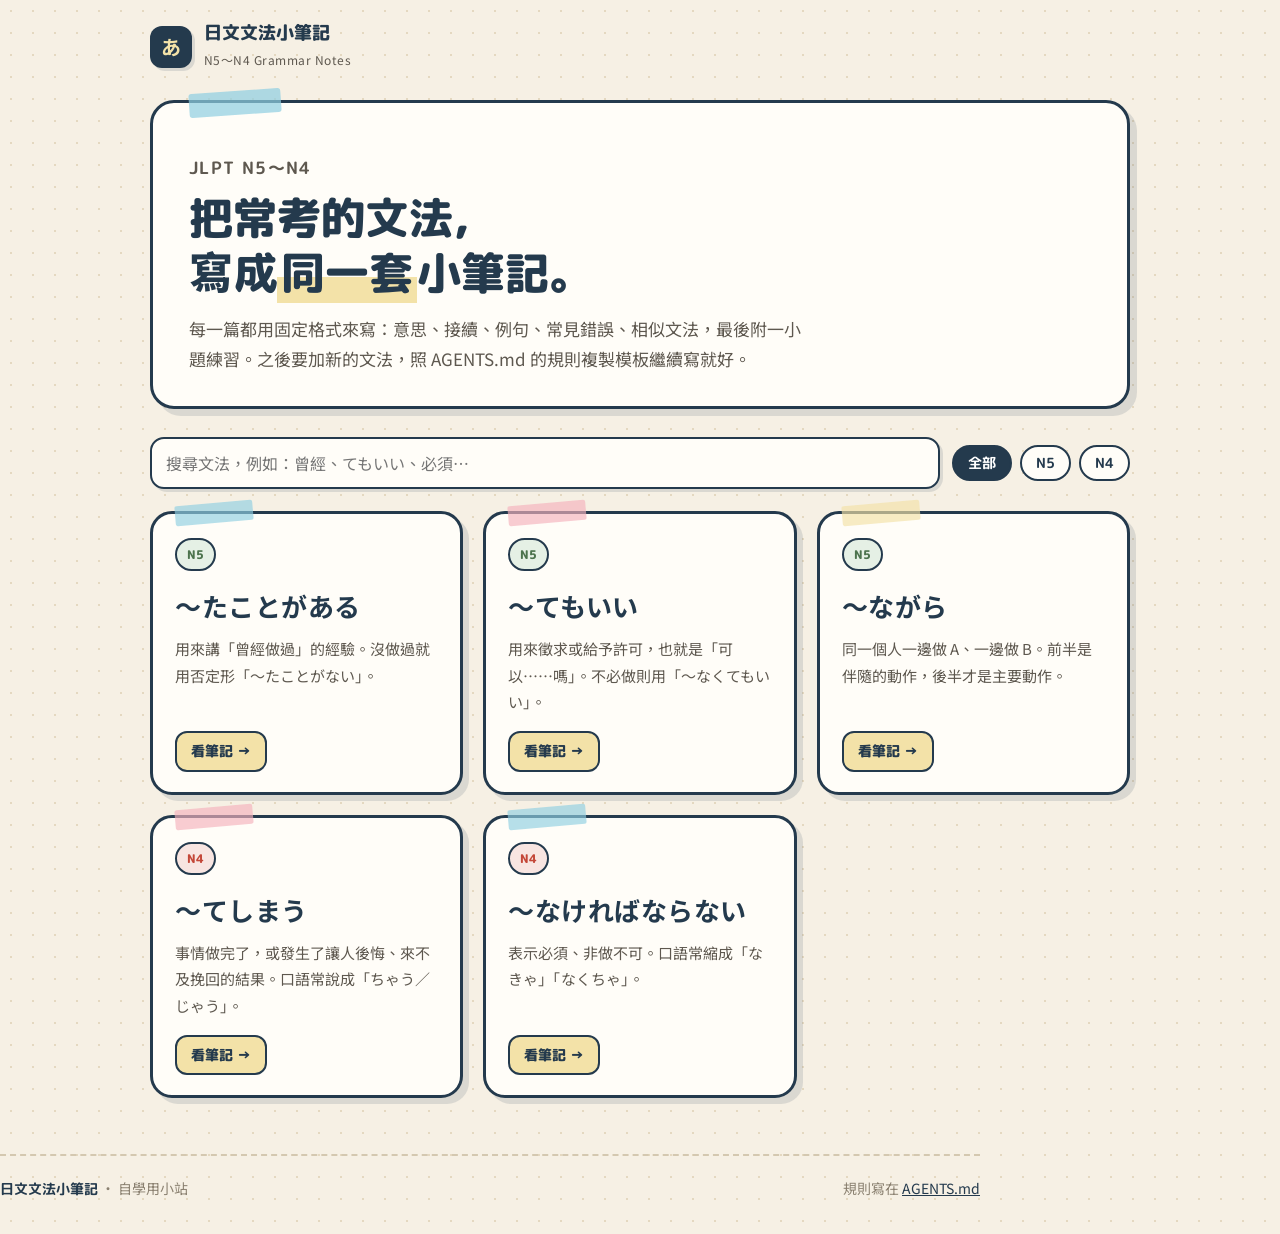
<file: index.html>
<!DOCTYPE html>
<html lang="zh-Hant">
<head>
  <meta charset="utf-8">
  <meta name="viewport" content="width=device-width, initial-scale=1">
  <title>日文文法小筆記</title>
  <meta name="description" content="給 JLPT N5～N4 學習者的日文文法小筆記。每一則文法都用同一套格式書寫。">
  <link rel="icon" href="assets/favicon.svg" type="image/svg+xml">
  <link rel="preconnect" href="https://fonts.googleapis.com">
  <link rel="preconnect" href="https://fonts.gstatic.com" crossorigin>
  <link href="https://fonts.googleapis.com/css2?family=M+PLUS+Rounded+1c:wght@400;500;700;800&family=Noto+Sans+JP:wght@400;500;700&family=Noto+Sans+TC:wght@400;500;700;800&display=swap" rel="stylesheet">
  <link rel="stylesheet" href="assets/style.css">
</head>
<body>
  <header class="site-header">
    <div class="wrap">
      <a class="brand" href="index.html">
        <span class="brand-mark" lang="ja">あ</span>
        <span class="brand-text">
          <b>日文文法小筆記</b>
          <span>N5～N4 Grammar Notes</span>
        </span>
      </a>
    </div>
  </header>

  <main class="wrap">
    <section class="hero">
      <p class="kicker">JLPT N5～N4</p>
      <h1>把常考的文法，<br>寫成<span class="mark">同一套</span>小筆記。</h1>
      <p>每一篇都用固定格式來寫：意思、接續、例句、常見錯誤、相似文法，最後附一小題練習。之後要加新的文法，照 AGENTS.md 的規則複製模板繼續寫就好。</p>
    </section>

    <div class="toolbar">
      <div class="search">
        <label class="visually-hidden" for="search" style="position:absolute;left:-999px;width:1px;height:1px;overflow:hidden;">搜尋文法</label>
        <input id="search" type="search" placeholder="搜尋文法，例如：曾經、てもいい、必須…" autocomplete="off">
      </div>
      <div class="filters" role="group" aria-label="依級別篩選">
        <button type="button" class="filter" data-level="all" aria-pressed="true">全部</button>
        <button type="button" class="filter" data-level="N5" aria-pressed="false">N5</button>
        <button type="button" class="filter" data-level="N4" aria-pressed="false">N4</button>
      </div>
    </div>

    <section class="grid" id="list">
      <a class="card" href="grammar/ta-koto-ga-aru.html" data-level="N5" data-grammar="〜たことがある たことがある 曾經 經驗 去過 吃過 N5">
        <span class="tape" aria-hidden="true"></span>
        <span class="badge badge-n5">N5</span>
        <h2 lang="ja">〜たことがある</h2>
        <p>用來講「曾經做過」的經驗。沒做過就用否定形「〜たことがない」。</p>
        <span class="go">看筆記 →</span>
      </a>

      <a class="card" href="grammar/te-mo-ii.html" data-level="N5" data-grammar="〜てもいい てもいい 可以 許可 借嗎 坐下 N5">
        <span class="tape" aria-hidden="true"></span>
        <span class="badge badge-n5">N5</span>
        <h2 lang="ja">〜てもいい</h2>
        <p>用來徵求或給予許可，也就是「可以……嗎」。不必做則用「〜なくてもいい」。</p>
        <span class="go">看筆記 →</span>
      </a>

      <a class="card" href="grammar/nagara.html" data-level="N5" data-grammar="〜ながら ながら 一邊 同時 聽音樂 走路 N5">
        <span class="tape" aria-hidden="true"></span>
        <span class="badge badge-n5">N5</span>
        <h2 lang="ja">〜ながら</h2>
        <p>同一個人一邊做 A、一邊做 B。前半是伴隨的動作，後半才是主要動作。</p>
        <span class="go">看筆記 →</span>
      </a>

      <a class="card" href="grammar/te-shimau.html" data-level="N4" data-grammar="〜てしまう てしまう ちゃう じゃう 做完 後悔 不小心 N4">
        <span class="tape" aria-hidden="true"></span>
        <span class="badge badge-n4">N4</span>
        <h2 lang="ja">〜てしまう</h2>
        <p>事情做完了，或發生了讓人後悔、來不及挽回的結果。口語常說成「ちゃう／じゃう」。</p>
        <span class="go">看筆記 →</span>
      </a>

      <a class="card" href="grammar/nakereba-naranai.html" data-level="N4" data-grammar="〜なければならない なければならない 必須 非做不可 なきゃ なくちゃ N4">
        <span class="tape" aria-hidden="true"></span>
        <span class="badge badge-n4">N4</span>
        <h2 lang="ja">〜なければならない</h2>
        <p>表示必須、非做不可。口語常縮成「なきゃ」「なくちゃ」。</p>
        <span class="go">看筆記 →</span>
      </a>
    </section>

    <p id="empty" class="empty">沒有符合的文法，換個關鍵字或級別試試。</p>
  </main>

  <footer class="site-footer wrap">
    <span><b>日文文法小筆記</b> · 自學用小站</span>
    <span>規則寫在 <a href="AGENTS.md">AGENTS.md</a></span>
  </footer>

  <script src="assets/main.js"></script>
</body>
</html>
</file>
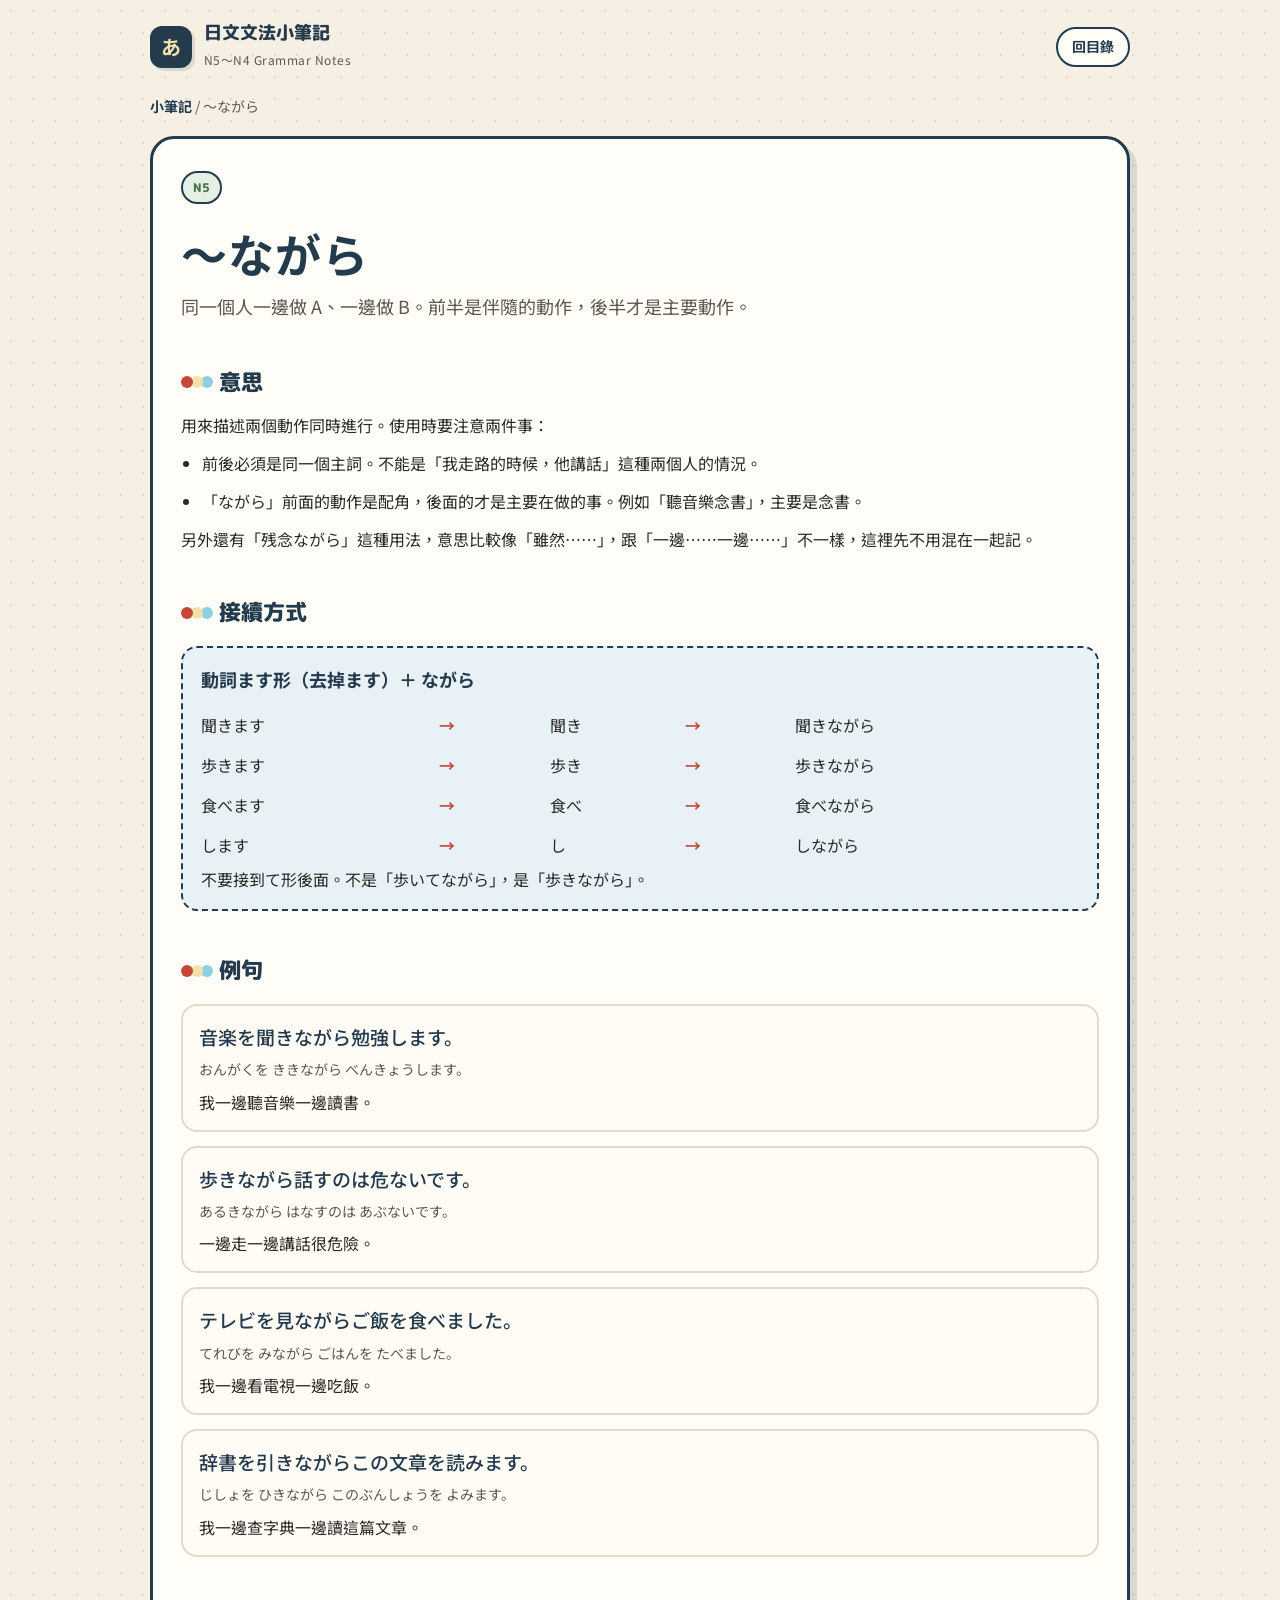
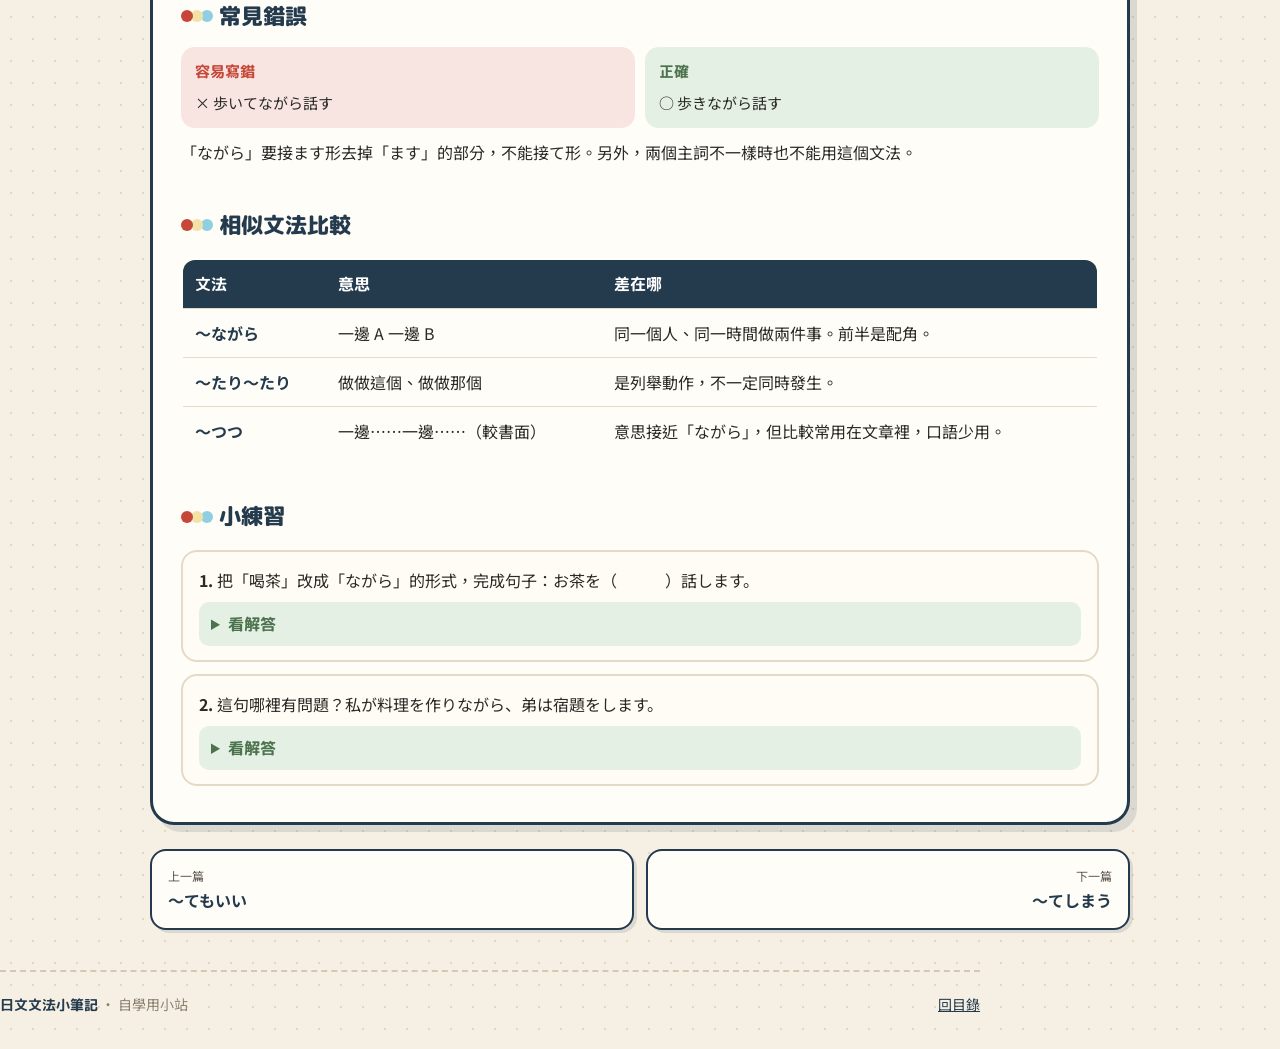
<file: grammar/nagara.html>
<!DOCTYPE html>
<html lang="zh-Hant">
<head>
  <meta charset="utf-8">
  <meta name="viewport" content="width=device-width, initial-scale=1">
  <title>〜ながら｜日文文法小筆記</title>
  <meta name="description" content="〜ながら 表示同一個人一邊做 A、一邊做 B。">
  <link rel="icon" href="../assets/favicon.svg" type="image/svg+xml">
  <link rel="preconnect" href="https://fonts.googleapis.com">
  <link rel="preconnect" href="https://fonts.gstatic.com" crossorigin>
  <link href="https://fonts.googleapis.com/css2?family=M+PLUS+Rounded+1c:wght@400;500;700;800&family=Noto+Sans+JP:wght@400;500;700&family=Noto+Sans+TC:wght@400;500;700;800&display=swap" rel="stylesheet">
  <link rel="stylesheet" href="../assets/style.css">
</head>
<body>
  <header class="site-header">
    <div class="wrap">
      <a class="brand" href="../index.html">
        <span class="brand-mark" lang="ja">あ</span>
        <span class="brand-text">
          <b>日文文法小筆記</b>
          <span>N5～N4 Grammar Notes</span>
        </span>
      </a>
      <a class="nav-link" href="../index.html">回目錄</a>
    </div>
  </header>

  <main class="wrap">
    <nav class="crumb"><a href="../index.html">小筆記</a> / <span lang="ja">〜ながら</span></nav>

    <article class="note">
      <div class="note-head">
        <span class="badge badge-n5">N5</span>
      </div>
      <h1 lang="ja">〜ながら</h1>
      <p class="lead">同一個人一邊做 A、一邊做 B。前半是伴隨的動作，後半才是主要動作。</p>

      <section class="section">
        <h2>意思</h2>
        <p>用來描述兩個動作同時進行。使用時要注意兩件事：</p>
        <ul>
          <li>前後必須是同一個主詞。不能是「我走路的時候，他講話」這種兩個人的情況。</li>
          <li>「ながら」前面的動作是配角，後面的才是主要在做的事。例如「聽音樂念書」，主要是念書。</li>
        </ul>
        <p>另外還有「残念ながら」這種用法，意思比較像「雖然……」，跟「一邊……一邊……」不一樣，這裡先不用混在一起記。</p>
      </section>

      <section class="section">
        <h2>接續方式</h2>
        <div class="connect">
          <p class="formula" lang="ja">動詞ます形（去掉ます）＋ ながら</p>
          <table>
            <tr><td lang="ja">聞きます</td><td><span class="arrow">→</span></td><td lang="ja">聞き</td><td><span class="arrow">→</span></td><td lang="ja">聞きながら</td></tr>
            <tr><td lang="ja">歩きます</td><td><span class="arrow">→</span></td><td lang="ja">歩き</td><td><span class="arrow">→</span></td><td lang="ja">歩きながら</td></tr>
            <tr><td lang="ja">食べます</td><td><span class="arrow">→</span></td><td lang="ja">食べ</td><td><span class="arrow">→</span></td><td lang="ja">食べながら</td></tr>
            <tr><td lang="ja">します</td><td><span class="arrow">→</span></td><td lang="ja">し</td><td><span class="arrow">→</span></td><td lang="ja">しながら</td></tr>
          </table>
          <p>不要接到て形後面。不是「歩いてながら」，是「歩きながら」。</p>
        </div>
      </section>

      <section class="section">
        <h2>例句</h2>
        <div class="examples">
          <div class="ex">
            <p class="ja" lang="ja">音楽を聞きながら勉強します。</p>
            <p class="kana" lang="ja">おんがくを ききながら べんきょうします。</p>
            <p class="zh">我一邊聽音樂一邊讀書。</p>
          </div>
          <div class="ex">
            <p class="ja" lang="ja">歩きながら話すのは危ないです。</p>
            <p class="kana" lang="ja">あるきながら はなすのは あぶないです。</p>
            <p class="zh">一邊走一邊講話很危險。</p>
          </div>
          <div class="ex">
            <p class="ja" lang="ja">テレビを見ながらご飯を食べました。</p>
            <p class="kana" lang="ja">てれびを みながら ごはんを たべました。</p>
            <p class="zh">我一邊看電視一邊吃飯。</p>
          </div>
          <div class="ex">
            <p class="ja" lang="ja">辞書を引きながらこの文章を読みます。</p>
            <p class="kana" lang="ja">じしょを ひきながら このぶんしょうを よみます。</p>
            <p class="zh">我一邊查字典一邊讀這篇文章。</p>
          </div>
        </div>
      </section>

      <section class="section">
        <h2>常見錯誤</h2>
        <div class="mistake">
          <div class="pair">
            <div class="wrong">
              <b>容易寫錯</b>
              <span class="ja-inline" lang="ja">× 歩いてながら話す</span>
            </div>
            <div class="right">
              <b>正確</b>
              <span class="ja-inline" lang="ja">○ 歩きながら話す</span>
            </div>
          </div>
          <p>「ながら」要接ます形去掉「ます」的部分，不能接て形。另外，兩個主詞不一樣時也不能用這個文法。</p>
        </div>
      </section>

      <section class="section">
        <h2>相似文法比較</h2>
        <table class="compare">
          <thead>
            <tr><th>文法</th><th>意思</th><th>差在哪</th></tr>
          </thead>
          <tbody>
            <tr>
              <td lang="ja">〜ながら</td>
              <td>一邊 A 一邊 B</td>
              <td>同一個人、同一時間做兩件事。前半是配角。</td>
            </tr>
            <tr>
              <td lang="ja">〜たり〜たり</td>
              <td>做做這個、做做那個</td>
              <td>是列舉動作，不一定同時發生。</td>
            </tr>
            <tr>
              <td lang="ja">〜つつ</td>
              <td>一邊……一邊……（較書面）</td>
              <td>意思接近「ながら」，但比較常用在文章裡，口語少用。</td>
            </tr>
          </tbody>
        </table>
      </section>

      <section class="section">
        <h2>小練習</h2>
        <div class="quiz">
          <div class="q">
            <p><b>1.</b> 把「喝茶」改成「ながら」的形式，完成句子：<span class="ja-inline" lang="ja">お茶を（　　　）話します。</span></p>
            <details>
              <summary>看解答</summary>
              <p lang="ja">お茶を飲みながら話します。</p>
              <p>「飲みます」去掉「ます」，變成「飲みながら」。</p>
            </details>
          </div>
          <div class="q">
            <p><b>2.</b> 這句哪裡有問題？<span class="ja-inline" lang="ja">私が料理を作りながら、弟は宿題をします。</span></p>
            <details>
              <summary>看解答</summary>
              <p>主詞不一樣（我跟弟弟），不能用「ながら」。這則文法只適用在同一個人同時做兩件事。</p>
            </details>
          </div>
        </div>
      </section>
    </article>

    <nav class="pager">
      <a class="prev" href="te-mo-ii.html">
        <small>上一篇</small>
        <b lang="ja">〜てもいい</b>
      </a>
      <a class="next" href="te-shimau.html">
        <small>下一篇</small>
        <b lang="ja">〜てしまう</b>
      </a>
    </nav>
  </main>

  <footer class="site-footer wrap">
    <span><b>日文文法小筆記</b> · 自學用小站</span>
    <span><a href="../index.html">回目錄</a></span>
  </footer>
</body>
</html>
</file>
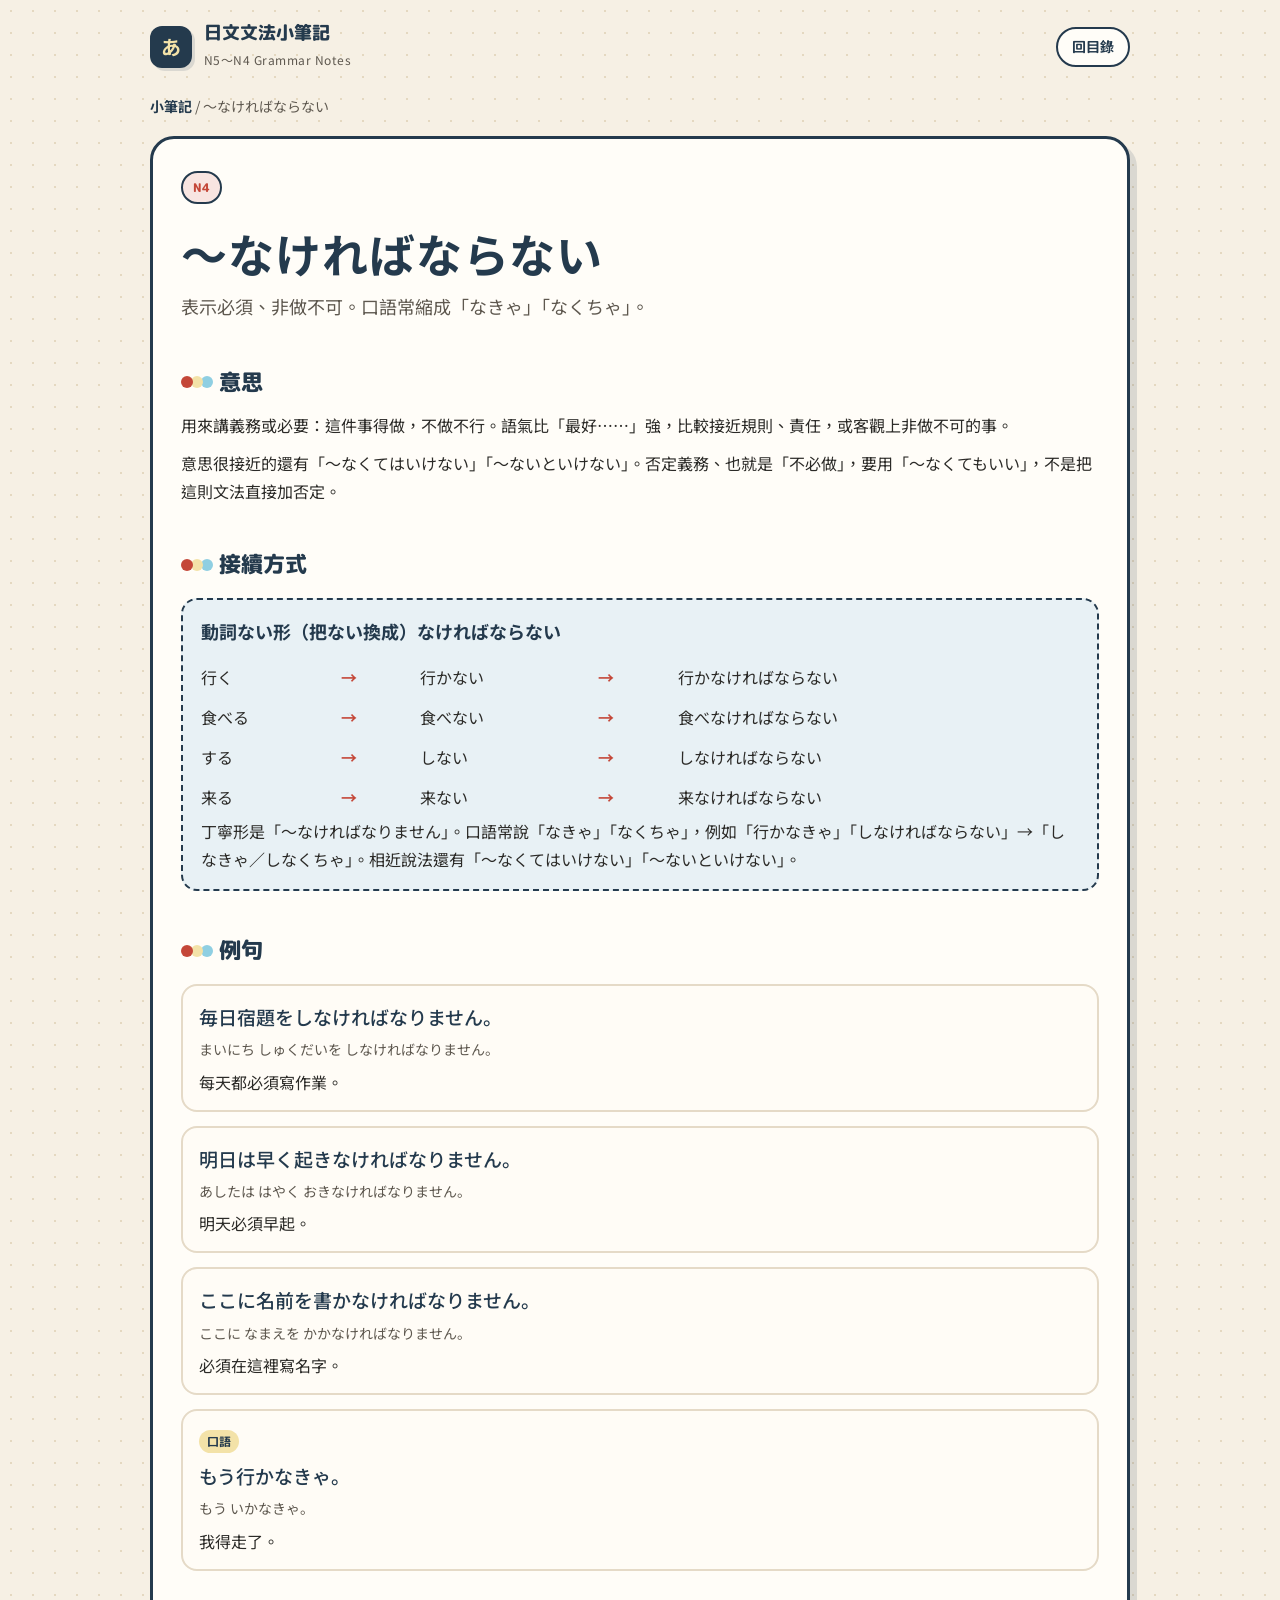
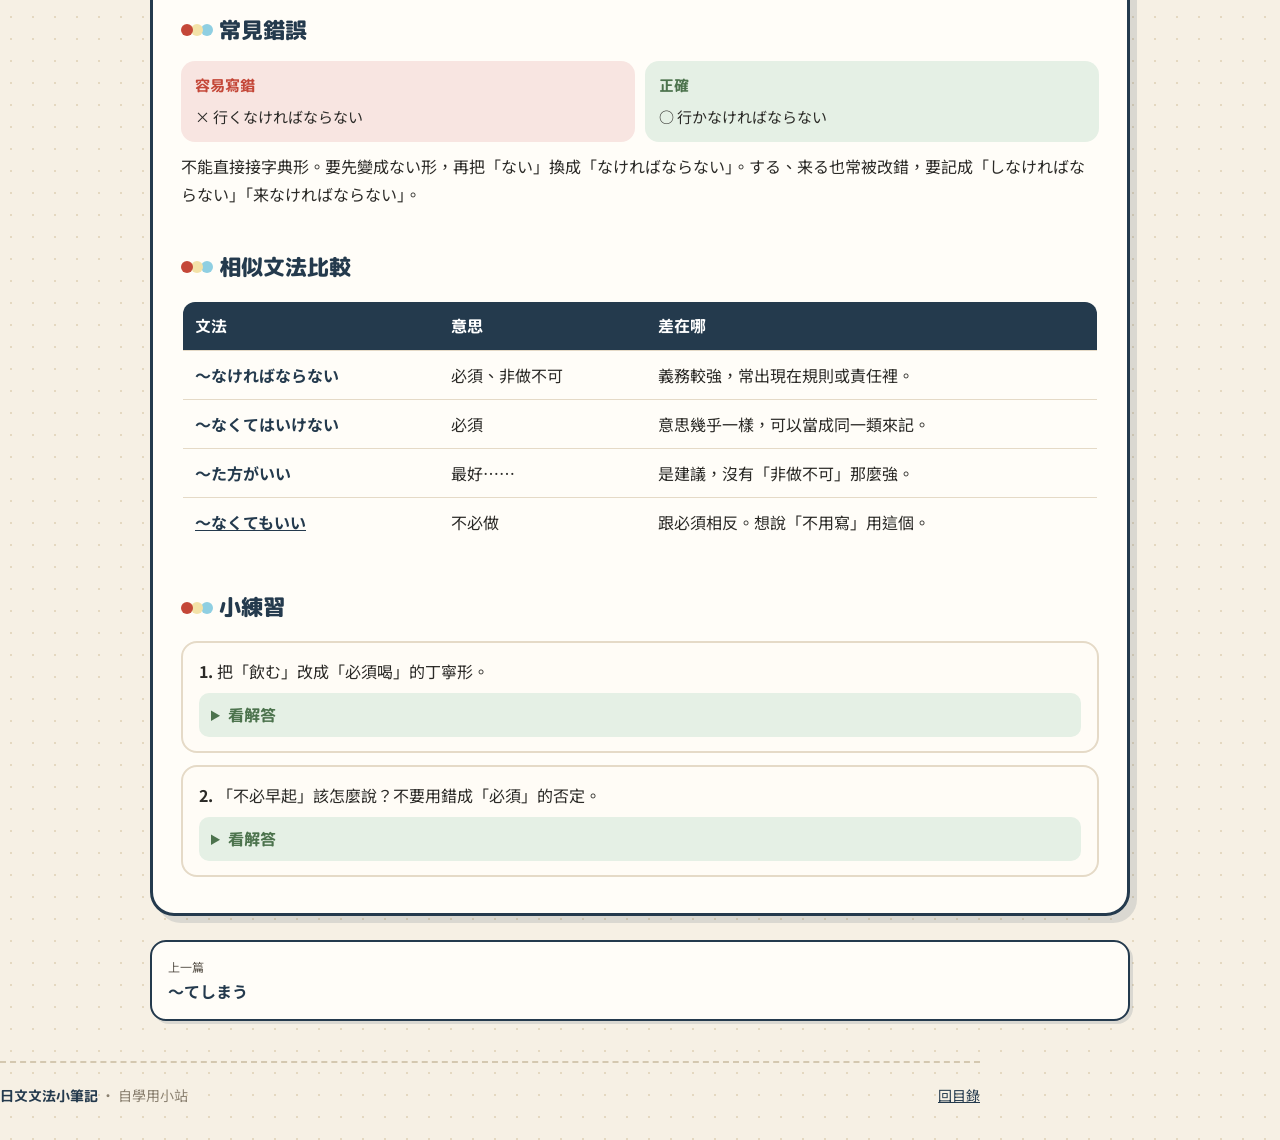
<file: grammar/nakereba-naranai.html>
<!DOCTYPE html>
<html lang="zh-Hant">
<head>
  <meta charset="utf-8">
  <meta name="viewport" content="width=device-width, initial-scale=1">
  <title>〜なければならない｜日文文法小筆記</title>
  <meta name="description" content="〜なければならない 表示必須、非做不可。">
  <link rel="icon" href="../assets/favicon.svg" type="image/svg+xml">
  <link rel="preconnect" href="https://fonts.googleapis.com">
  <link rel="preconnect" href="https://fonts.gstatic.com" crossorigin>
  <link href="https://fonts.googleapis.com/css2?family=M+PLUS+Rounded+1c:wght@400;500;700;800&family=Noto+Sans+JP:wght@400;500;700&family=Noto+Sans+TC:wght@400;500;700;800&display=swap" rel="stylesheet">
  <link rel="stylesheet" href="../assets/style.css">
</head>
<body>
  <header class="site-header">
    <div class="wrap">
      <a class="brand" href="../index.html">
        <span class="brand-mark" lang="ja">あ</span>
        <span class="brand-text">
          <b>日文文法小筆記</b>
          <span>N5～N4 Grammar Notes</span>
        </span>
      </a>
      <a class="nav-link" href="../index.html">回目錄</a>
    </div>
  </header>

  <main class="wrap">
    <nav class="crumb"><a href="../index.html">小筆記</a> / <span lang="ja">〜なければならない</span></nav>

    <article class="note">
      <div class="note-head">
        <span class="badge badge-n4">N4</span>
      </div>
      <h1 lang="ja">〜なければならない</h1>
      <p class="lead">表示必須、非做不可。口語常縮成「なきゃ」「なくちゃ」。</p>

      <section class="section">
        <h2>意思</h2>
        <p>用來講義務或必要：這件事得做，不做不行。語氣比「最好……」強，比較接近規則、責任，或客觀上非做不可的事。</p>
        <p>意思很接近的還有「〜なくてはいけない」「〜ないといけない」。否定義務、也就是「不必做」，要用「〜なくてもいい」，不是把這則文法直接加否定。</p>
      </section>

      <section class="section">
        <h2>接續方式</h2>
        <div class="connect">
          <p class="formula" lang="ja">動詞ない形（把ない換成）なければならない</p>
          <table>
            <tr><td lang="ja">行く</td><td><span class="arrow">→</span></td><td lang="ja">行かない</td><td><span class="arrow">→</span></td><td lang="ja">行かなければならない</td></tr>
            <tr><td lang="ja">食べる</td><td><span class="arrow">→</span></td><td lang="ja">食べない</td><td><span class="arrow">→</span></td><td lang="ja">食べなければならない</td></tr>
            <tr><td lang="ja">する</td><td><span class="arrow">→</span></td><td lang="ja">しない</td><td><span class="arrow">→</span></td><td lang="ja">しなければならない</td></tr>
            <tr><td lang="ja">来る</td><td><span class="arrow">→</span></td><td lang="ja">来ない</td><td><span class="arrow">→</span></td><td lang="ja">来なければならない</td></tr>
          </table>
          <p>丁寧形是「〜なければなりません」。口語常說「なきゃ」「なくちゃ」，例如「行かなきゃ」「しなければならない」→「しなきゃ／しなくちゃ」。相近說法還有「〜なくてはいけない」「〜ないといけない」。</p>
        </div>
      </section>

      <section class="section">
        <h2>例句</h2>
        <div class="examples">
          <div class="ex">
            <p class="ja" lang="ja">毎日宿題をしなければなりません。</p>
            <p class="kana" lang="ja">まいにち しゅくだいを しなければなりません。</p>
            <p class="zh">每天都必須寫作業。</p>
          </div>
          <div class="ex">
            <p class="ja" lang="ja">明日は早く起きなければなりません。</p>
            <p class="kana" lang="ja">あしたは はやく おきなければなりません。</p>
            <p class="zh">明天必須早起。</p>
          </div>
          <div class="ex">
            <p class="ja" lang="ja">ここに名前を書かなければなりません。</p>
            <p class="kana" lang="ja">ここに なまえを かかなければなりません。</p>
            <p class="zh">必須在這裡寫名字。</p>
          </div>
          <div class="ex">
            <span class="tag">口語</span>
            <p class="ja" lang="ja">もう行かなきゃ。</p>
            <p class="kana" lang="ja">もう いかなきゃ。</p>
            <p class="zh">我得走了。</p>
          </div>
        </div>
      </section>

      <section class="section">
        <h2>常見錯誤</h2>
        <div class="mistake">
          <div class="pair">
            <div class="wrong">
              <b>容易寫錯</b>
              <span class="ja-inline" lang="ja">× 行くなければならない</span>
            </div>
            <div class="right">
              <b>正確</b>
              <span class="ja-inline" lang="ja">○ 行かなければならない</span>
            </div>
          </div>
          <p>不能直接接字典形。要先變成ない形，再把「ない」換成「なければならない」。する、来る也常被改錯，要記成「しなければならない」「来なければならない」。</p>
        </div>
      </section>

      <section class="section">
        <h2>相似文法比較</h2>
        <table class="compare">
          <thead>
            <tr><th>文法</th><th>意思</th><th>差在哪</th></tr>
          </thead>
          <tbody>
            <tr>
              <td lang="ja">〜なければならない</td>
              <td>必須、非做不可</td>
              <td>義務較強，常出現在規則或責任裡。</td>
            </tr>
            <tr>
              <td lang="ja">〜なくてはいけない</td>
              <td>必須</td>
              <td>意思幾乎一樣，可以當成同一類來記。</td>
            </tr>
            <tr>
              <td lang="ja">〜た方がいい</td>
              <td>最好……</td>
              <td>是建議，沒有「非做不可」那麼強。</td>
            </tr>
            <tr>
              <td><a href="te-mo-ii.html" lang="ja">〜なくてもいい</a></td>
              <td>不必做</td>
              <td>跟必須相反。想說「不用寫」用這個。</td>
            </tr>
          </tbody>
        </table>
      </section>

      <section class="section">
        <h2>小練習</h2>
        <div class="quiz">
          <div class="q">
            <p><b>1.</b> 把「飲む」改成「必須喝」的丁寧形。</p>
            <details>
              <summary>看解答</summary>
              <p lang="ja">飲まなければなりません</p>
              <p>ない形是「飲まない」，把「ない」換成「なければなりません」。</p>
            </details>
          </div>
          <div class="q">
            <p><b>2.</b> 「不必早起」該怎麼說？不要用錯成「必須」的否定。</p>
            <details>
              <summary>看解答</summary>
              <p lang="ja">早く起きなくてもいいです。</p>
              <p>「不必」用「なくてもいい」，不是「なければなりません」再加否定。</p>
            </details>
          </div>
        </div>
      </section>
    </article>

    <nav class="pager">
      <a class="prev" href="te-shimau.html">
        <small>上一篇</small>
        <b lang="ja">〜てしまう</b>
      </a>
    </nav>
  </main>

  <footer class="site-footer wrap">
    <span><b>日文文法小筆記</b> · 自學用小站</span>
    <span><a href="../index.html">回目錄</a></span>
  </footer>
</body>
</html>
</file>
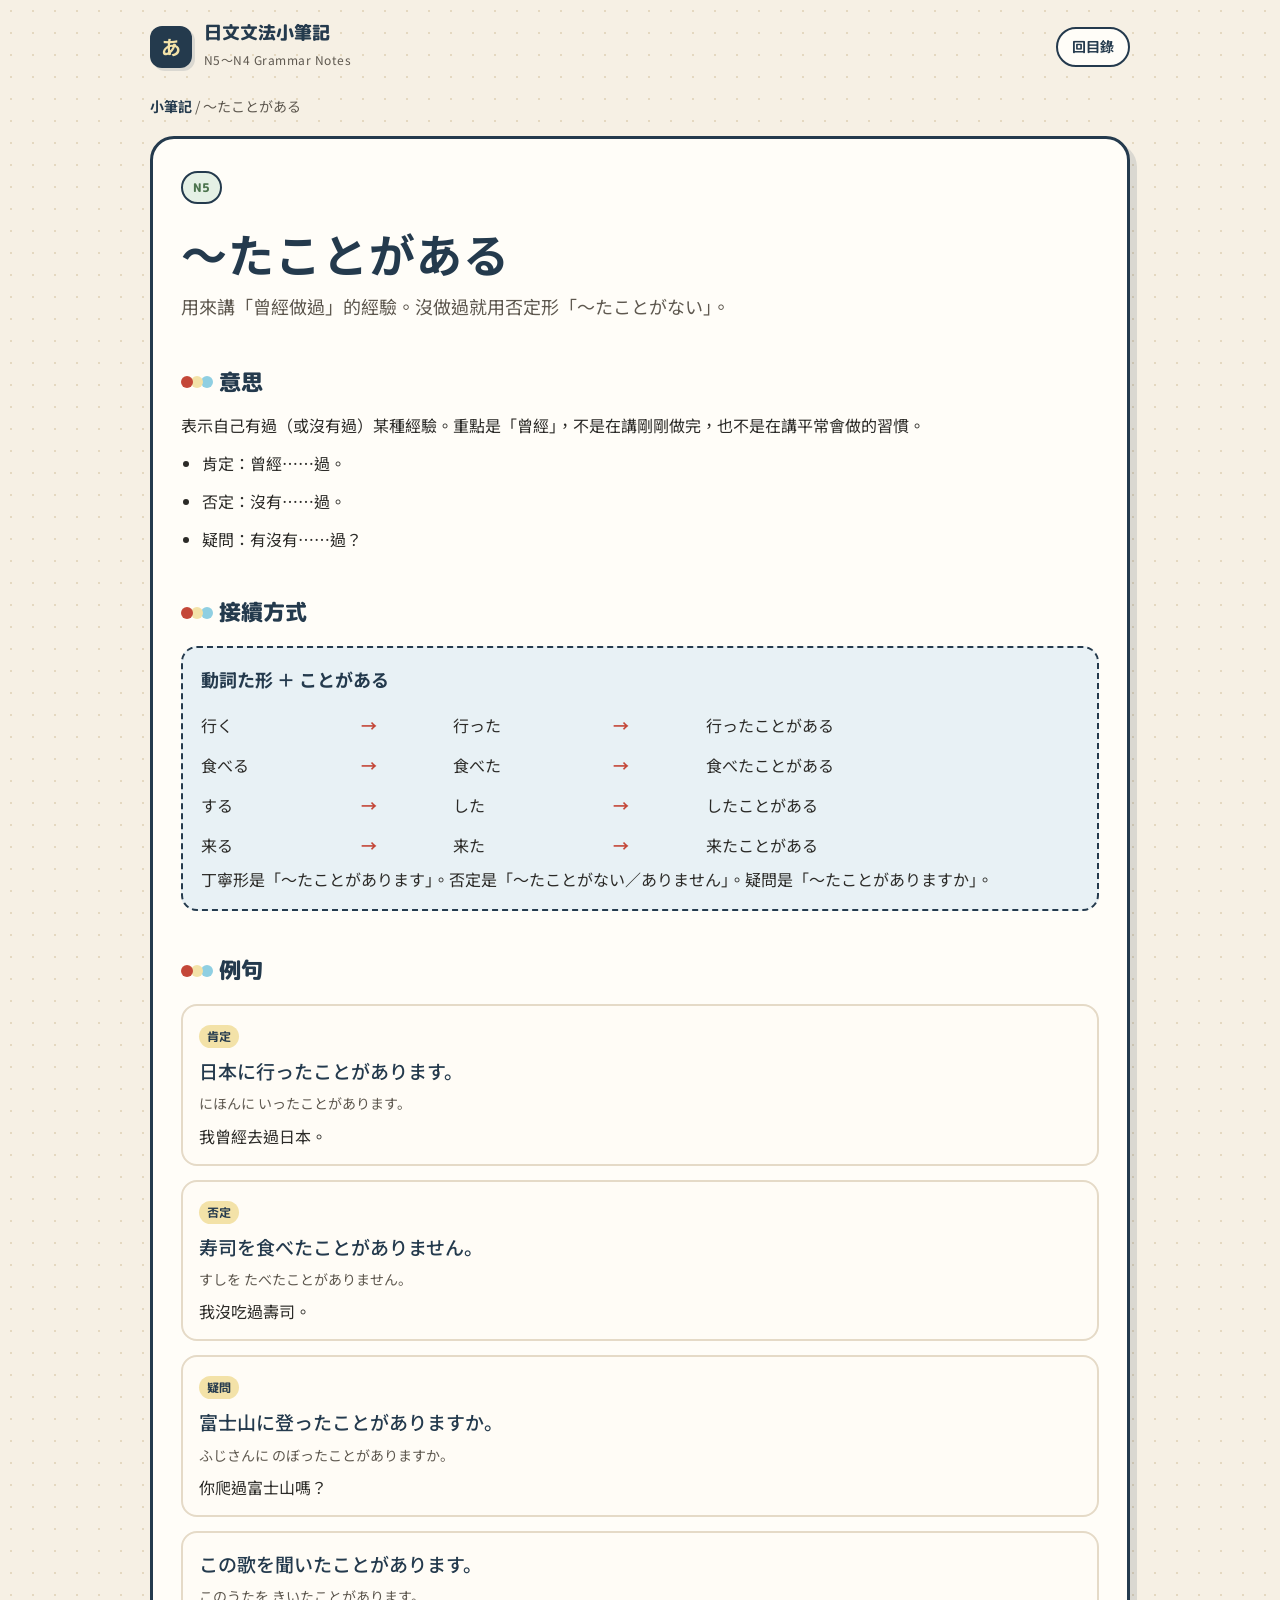
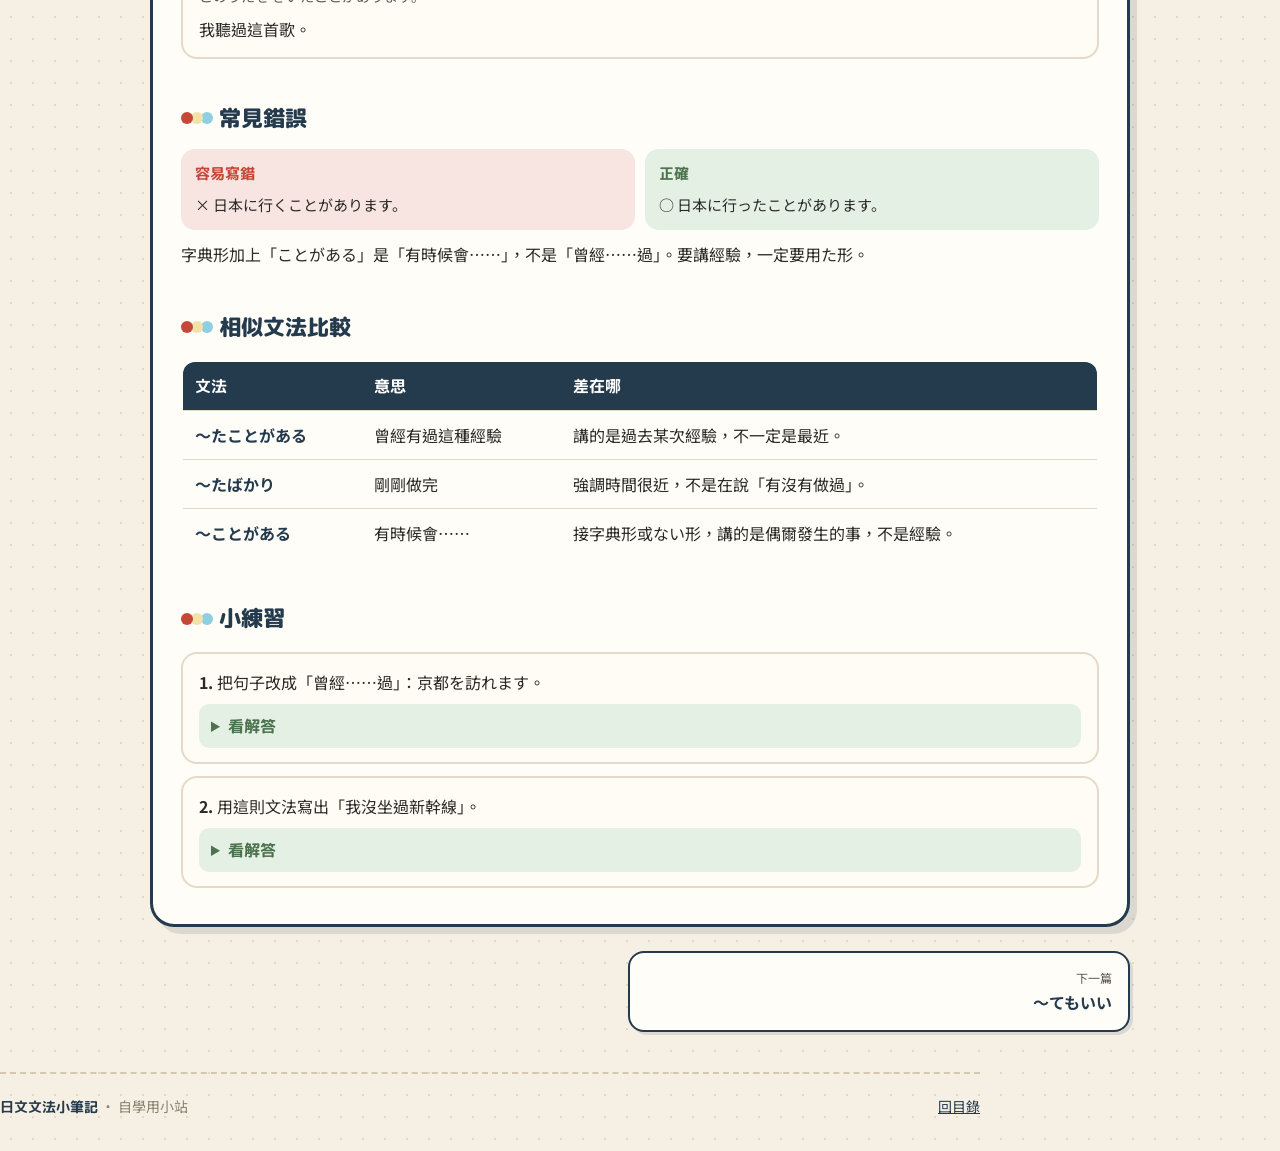
<file: grammar/ta-koto-ga-aru.html>
<!DOCTYPE html>
<html lang="zh-Hant">
<head>
  <meta charset="utf-8">
  <meta name="viewport" content="width=device-width, initial-scale=1">
  <title>〜たことがある｜日文文法小筆記</title>
  <meta name="description" content="〜たことがある 用來講曾經做過的經驗。">
  <link rel="icon" href="../assets/favicon.svg" type="image/svg+xml">
  <link rel="preconnect" href="https://fonts.googleapis.com">
  <link rel="preconnect" href="https://fonts.gstatic.com" crossorigin>
  <link href="https://fonts.googleapis.com/css2?family=M+PLUS+Rounded+1c:wght@400;500;700;800&family=Noto+Sans+JP:wght@400;500;700&family=Noto+Sans+TC:wght@400;500;700;800&display=swap" rel="stylesheet">
  <link rel="stylesheet" href="../assets/style.css">
</head>
<body>
  <header class="site-header">
    <div class="wrap">
      <a class="brand" href="../index.html">
        <span class="brand-mark" lang="ja">あ</span>
        <span class="brand-text">
          <b>日文文法小筆記</b>
          <span>N5～N4 Grammar Notes</span>
        </span>
      </a>
      <a class="nav-link" href="../index.html">回目錄</a>
    </div>
  </header>

  <main class="wrap">
    <nav class="crumb"><a href="../index.html">小筆記</a> / <span lang="ja">〜たことがある</span></nav>

    <article class="note">
      <div class="note-head">
        <span class="badge badge-n5">N5</span>
      </div>
      <h1 lang="ja">〜たことがある</h1>
      <p class="lead">用來講「曾經做過」的經驗。沒做過就用否定形「〜たことがない」。</p>

      <section class="section">
        <h2>意思</h2>
        <p>表示自己有過（或沒有過）某種經驗。重點是「曾經」，不是在講剛剛做完，也不是在講平常會做的習慣。</p>
        <ul>
          <li>肯定：曾經……過。</li>
          <li>否定：沒有……過。</li>
          <li>疑問：有沒有……過？</li>
        </ul>
      </section>

      <section class="section">
        <h2>接續方式</h2>
        <div class="connect">
          <p class="formula" lang="ja">動詞た形 ＋ ことがある</p>
          <table>
            <tr><td lang="ja">行く</td><td><span class="arrow">→</span></td><td lang="ja">行った</td><td><span class="arrow">→</span></td><td lang="ja">行ったことがある</td></tr>
            <tr><td lang="ja">食べる</td><td><span class="arrow">→</span></td><td lang="ja">食べた</td><td><span class="arrow">→</span></td><td lang="ja">食べたことがある</td></tr>
            <tr><td lang="ja">する</td><td><span class="arrow">→</span></td><td lang="ja">した</td><td><span class="arrow">→</span></td><td lang="ja">したことがある</td></tr>
            <tr><td lang="ja">来る</td><td><span class="arrow">→</span></td><td lang="ja">来た</td><td><span class="arrow">→</span></td><td lang="ja">来たことがある</td></tr>
          </table>
          <p>丁寧形是「〜たことがあります」。否定是「〜たことがない／ありません」。疑問是「〜たことがありますか」。</p>
        </div>
      </section>

      <section class="section">
        <h2>例句</h2>
        <div class="examples">
          <div class="ex">
            <span class="tag">肯定</span>
            <p class="ja" lang="ja">日本に行ったことがあります。</p>
            <p class="kana" lang="ja">にほんに いったことがあります。</p>
            <p class="zh">我曾經去過日本。</p>
          </div>
          <div class="ex">
            <span class="tag">否定</span>
            <p class="ja" lang="ja">寿司を食べたことがありません。</p>
            <p class="kana" lang="ja">すしを たべたことがありません。</p>
            <p class="zh">我沒吃過壽司。</p>
          </div>
          <div class="ex">
            <span class="tag">疑問</span>
            <p class="ja" lang="ja">富士山に登ったことがありますか。</p>
            <p class="kana" lang="ja">ふじさんに のぼったことがありますか。</p>
            <p class="zh">你爬過富士山嗎？</p>
          </div>
          <div class="ex">
            <p class="ja" lang="ja">この歌を聞いたことがあります。</p>
            <p class="kana" lang="ja">このうたを きいたことがあります。</p>
            <p class="zh">我聽過這首歌。</p>
          </div>
        </div>
      </section>

      <section class="section">
        <h2>常見錯誤</h2>
        <div class="mistake">
          <div class="pair">
            <div class="wrong">
              <b>容易寫錯</b>
              <span class="ja-inline" lang="ja">× 日本に行くことがあります。</span>
            </div>
            <div class="right">
              <b>正確</b>
              <span class="ja-inline" lang="ja">○ 日本に行ったことがあります。</span>
            </div>
          </div>
          <p>字典形加上「ことがある」是「有時候會……」，不是「曾經……過」。要講經驗，一定要用た形。</p>
        </div>
      </section>

      <section class="section">
        <h2>相似文法比較</h2>
        <table class="compare">
          <thead>
            <tr><th>文法</th><th>意思</th><th>差在哪</th></tr>
          </thead>
          <tbody>
            <tr>
              <td lang="ja">〜たことがある</td>
              <td>曾經有過這種經驗</td>
              <td>講的是過去某次經驗，不一定是最近。</td>
            </tr>
            <tr>
              <td lang="ja">〜たばかり</td>
              <td>剛剛做完</td>
              <td>強調時間很近，不是在說「有沒有做過」。</td>
            </tr>
            <tr>
              <td lang="ja">〜ことがある</td>
              <td>有時候會……</td>
              <td>接字典形或ない形，講的是偶爾發生的事，不是經驗。</td>
            </tr>
          </tbody>
        </table>
      </section>

      <section class="section">
        <h2>小練習</h2>
        <div class="quiz">
          <div class="q">
            <p><b>1.</b> 把句子改成「曾經……過」：<span class="ja-inline" lang="ja">京都を訪れます</span>。</p>
            <details>
              <summary>看解答</summary>
              <p lang="ja">京都を訪れたことがあります。</p>
              <p>「訪れる」的た形是「訪れた」。</p>
            </details>
          </div>
          <div class="q">
            <p><b>2.</b> 用這則文法寫出「我沒坐過新幹線」。</p>
            <details>
              <summary>看解答</summary>
              <p lang="ja">新幹線に乗ったことがありません。／新幹線に乗ったことがないです。</p>
              <p>「乗る」的た形是「乗った」。</p>
            </details>
          </div>
        </div>
      </section>
    </article>

    <nav class="pager">
      <span></span>
      <a class="next" href="te-mo-ii.html">
        <small>下一篇</small>
        <b lang="ja">〜てもいい</b>
      </a>
    </nav>
  </main>

  <footer class="site-footer wrap">
    <span><b>日文文法小筆記</b> · 自學用小站</span>
    <span><a href="../index.html">回目錄</a></span>
  </footer>
</body>
</html>
</file>
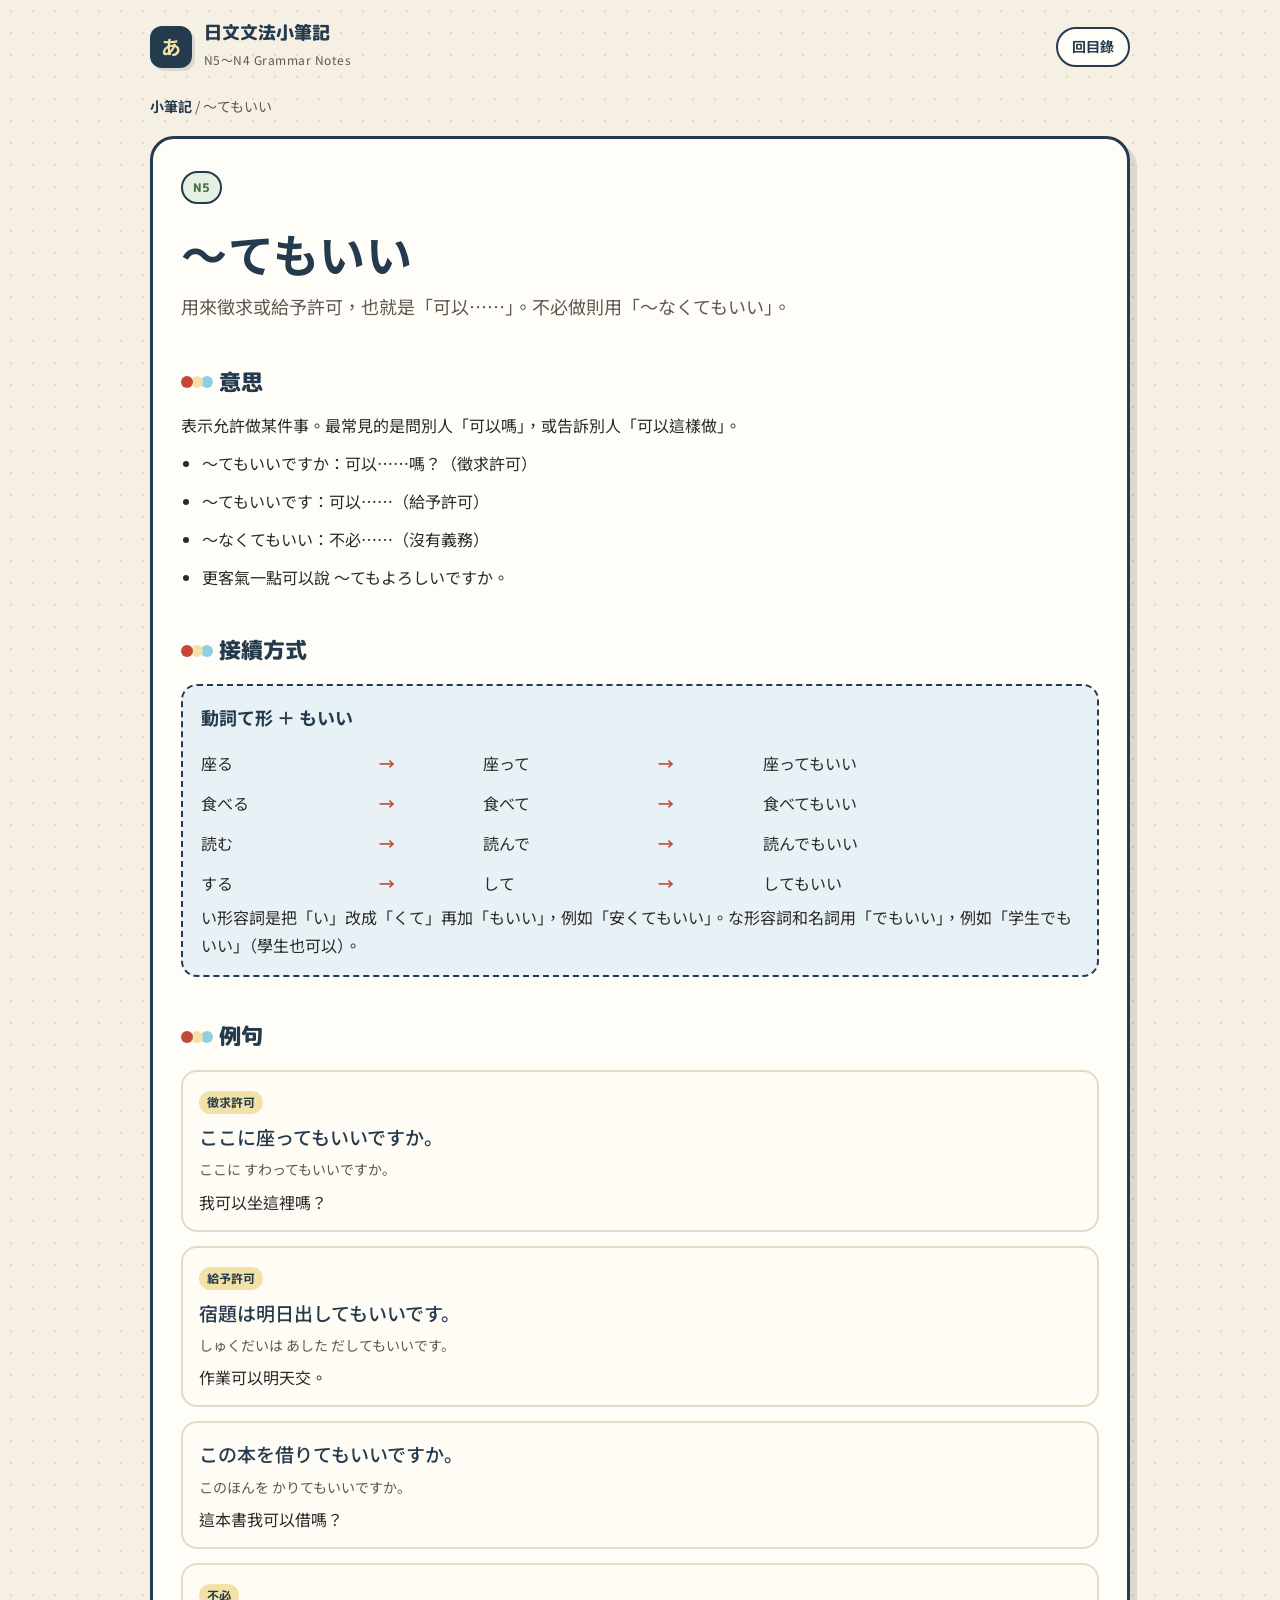
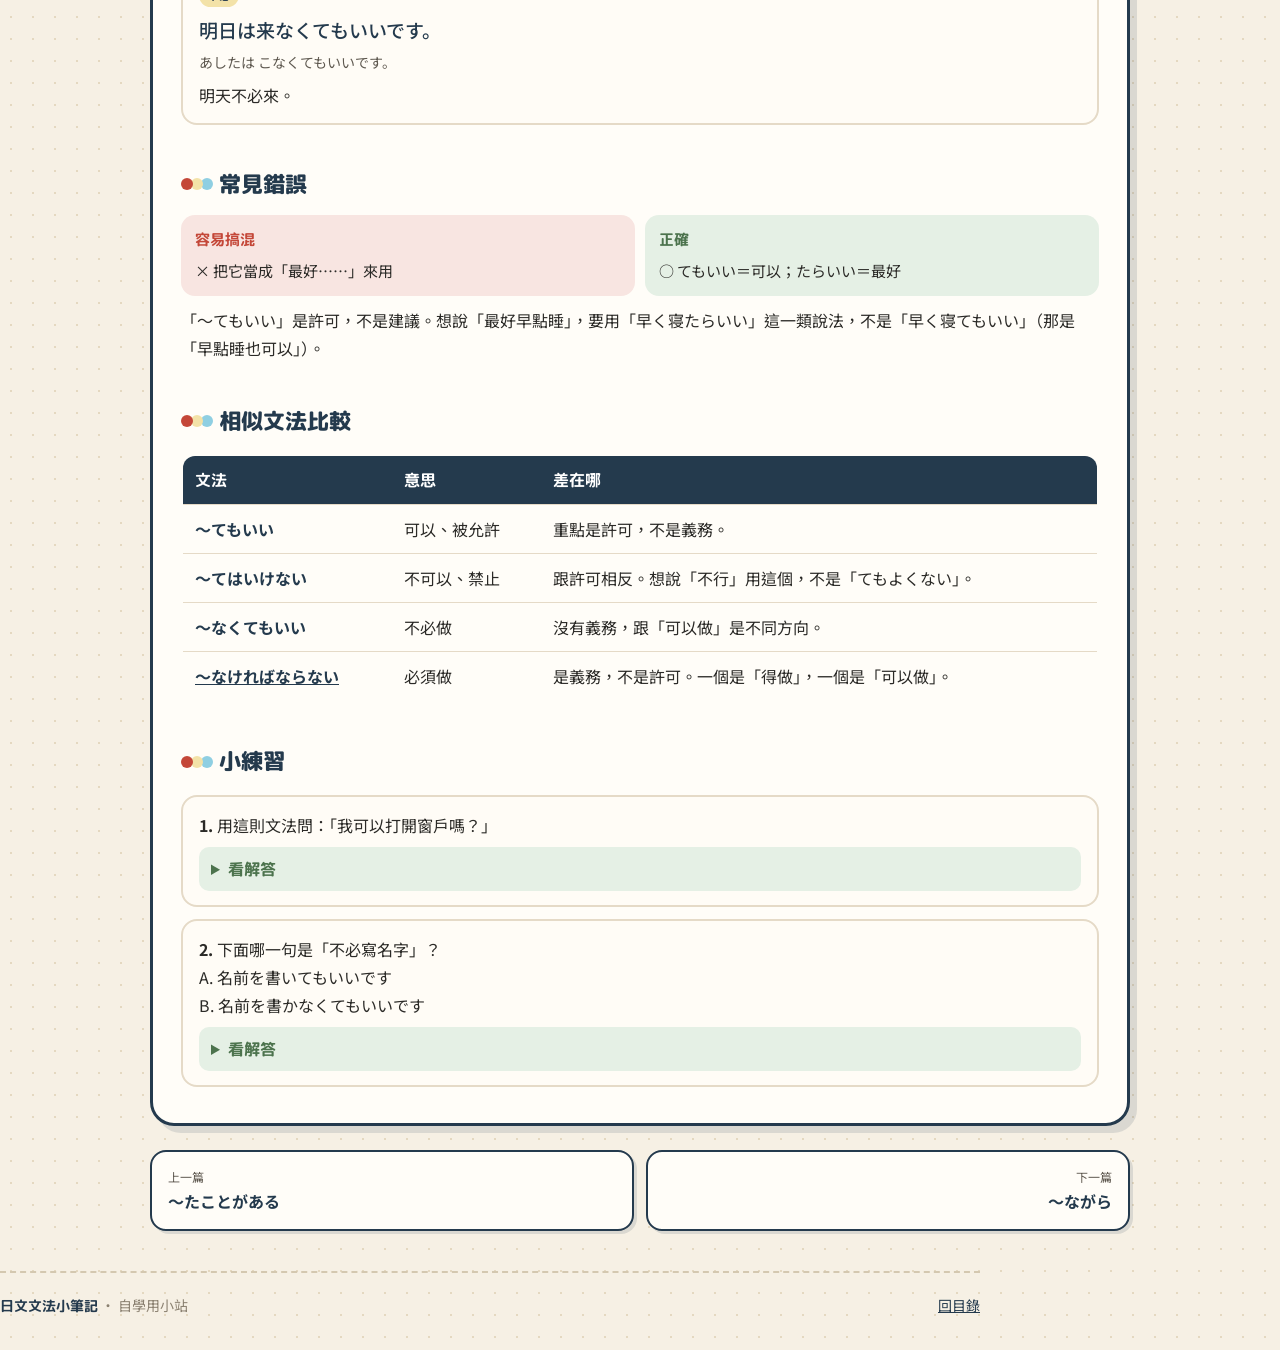
<file: grammar/te-mo-ii.html>
<!DOCTYPE html>
<html lang="zh-Hant">
<head>
  <meta charset="utf-8">
  <meta name="viewport" content="width=device-width, initial-scale=1">
  <title>〜てもいい｜日文文法小筆記</title>
  <meta name="description" content="〜てもいい 用來徵求或給予許可，也就是可以做某件事。">
  <link rel="icon" href="../assets/favicon.svg" type="image/svg+xml">
  <link rel="preconnect" href="https://fonts.googleapis.com">
  <link rel="preconnect" href="https://fonts.gstatic.com" crossorigin>
  <link href="https://fonts.googleapis.com/css2?family=M+PLUS+Rounded+1c:wght@400;500;700;800&family=Noto+Sans+JP:wght@400;500;700&family=Noto+Sans+TC:wght@400;500;700;800&display=swap" rel="stylesheet">
  <link rel="stylesheet" href="../assets/style.css">
</head>
<body>
  <header class="site-header">
    <div class="wrap">
      <a class="brand" href="../index.html">
        <span class="brand-mark" lang="ja">あ</span>
        <span class="brand-text">
          <b>日文文法小筆記</b>
          <span>N5～N4 Grammar Notes</span>
        </span>
      </a>
      <a class="nav-link" href="../index.html">回目錄</a>
    </div>
  </header>

  <main class="wrap">
    <nav class="crumb"><a href="../index.html">小筆記</a> / <span lang="ja">〜てもいい</span></nav>

    <article class="note">
      <div class="note-head">
        <span class="badge badge-n5">N5</span>
      </div>
      <h1 lang="ja">〜てもいい</h1>
      <p class="lead">用來徵求或給予許可，也就是「可以……」。不必做則用「〜なくてもいい」。</p>

      <section class="section">
        <h2>意思</h2>
        <p>表示允許做某件事。最常見的是問別人「可以嗎」，或告訴別人「可以這樣做」。</p>
        <ul>
          <li><span class="ja-inline" lang="ja">〜てもいいですか</span>：可以……嗎？（徵求許可）</li>
          <li><span class="ja-inline" lang="ja">〜てもいいです</span>：可以……（給予許可）</li>
          <li><span class="ja-inline" lang="ja">〜なくてもいい</span>：不必……（沒有義務）</li>
          <li>更客氣一點可以說 <span class="ja-inline" lang="ja">〜てもよろしいですか</span>。</li>
        </ul>
      </section>

      <section class="section">
        <h2>接續方式</h2>
        <div class="connect">
          <p class="formula" lang="ja">動詞て形 ＋ もいい</p>
          <table>
            <tr><td lang="ja">座る</td><td><span class="arrow">→</span></td><td lang="ja">座って</td><td><span class="arrow">→</span></td><td lang="ja">座ってもいい</td></tr>
            <tr><td lang="ja">食べる</td><td><span class="arrow">→</span></td><td lang="ja">食べて</td><td><span class="arrow">→</span></td><td lang="ja">食べてもいい</td></tr>
            <tr><td lang="ja">読む</td><td><span class="arrow">→</span></td><td lang="ja">読んで</td><td><span class="arrow">→</span></td><td lang="ja">読んでもいい</td></tr>
            <tr><td lang="ja">する</td><td><span class="arrow">→</span></td><td lang="ja">して</td><td><span class="arrow">→</span></td><td lang="ja">してもいい</td></tr>
          </table>
          <p>い形容詞是把「い」改成「くて」再加「もいい」，例如「安くてもいい」。な形容詞和名詞用「でもいい」，例如「学生でもいい」（學生也可以）。</p>
        </div>
      </section>

      <section class="section">
        <h2>例句</h2>
        <div class="examples">
          <div class="ex">
            <span class="tag">徵求許可</span>
            <p class="ja" lang="ja">ここに座ってもいいですか。</p>
            <p class="kana" lang="ja">ここに すわってもいいですか。</p>
            <p class="zh">我可以坐這裡嗎？</p>
          </div>
          <div class="ex">
            <span class="tag">給予許可</span>
            <p class="ja" lang="ja">宿題は明日出してもいいです。</p>
            <p class="kana" lang="ja">しゅくだいは あした だしてもいいです。</p>
            <p class="zh">作業可以明天交。</p>
          </div>
          <div class="ex">
            <p class="ja" lang="ja">この本を借りてもいいですか。</p>
            <p class="kana" lang="ja">このほんを かりてもいいですか。</p>
            <p class="zh">這本書我可以借嗎？</p>
          </div>
          <div class="ex">
            <span class="tag">不必</span>
            <p class="ja" lang="ja">明日は来なくてもいいです。</p>
            <p class="kana" lang="ja">あしたは こなくてもいいです。</p>
            <p class="zh">明天不必來。</p>
          </div>
        </div>
      </section>

      <section class="section">
        <h2>常見錯誤</h2>
        <div class="mistake">
          <div class="pair">
            <div class="wrong">
              <b>容易搞混</b>
              <span class="ja-inline" lang="ja">× 把它當成「最好……」來用</span>
            </div>
            <div class="right">
              <b>正確</b>
              <span class="ja-inline" lang="ja">○ てもいい＝可以；たらいい＝最好</span>
            </div>
          </div>
          <p>「〜てもいい」是許可，不是建議。想說「最好早點睡」，要用「早く寝たらいい」這一類說法，不是「早く寝てもいい」（那是「早點睡也可以」）。</p>
        </div>
      </section>

      <section class="section">
        <h2>相似文法比較</h2>
        <table class="compare">
          <thead>
            <tr><th>文法</th><th>意思</th><th>差在哪</th></tr>
          </thead>
          <tbody>
            <tr>
              <td lang="ja">〜てもいい</td>
              <td>可以、被允許</td>
              <td>重點是許可，不是義務。</td>
            </tr>
            <tr>
              <td lang="ja">〜てはいけない</td>
              <td>不可以、禁止</td>
              <td>跟許可相反。想說「不行」用這個，不是「てもよくない」。</td>
            </tr>
            <tr>
              <td lang="ja">〜なくてもいい</td>
              <td>不必做</td>
              <td>沒有義務，跟「可以做」是不同方向。</td>
            </tr>
            <tr>
              <td><a href="nakereba-naranai.html" lang="ja">〜なければならない</a></td>
              <td>必須做</td>
              <td>是義務，不是許可。一個是「得做」，一個是「可以做」。</td>
            </tr>
          </tbody>
        </table>
      </section>

      <section class="section">
        <h2>小練習</h2>
        <div class="quiz">
          <div class="q">
            <p><b>1.</b> 用這則文法問：「我可以打開窗戶嗎？」</p>
            <details>
              <summary>看解答</summary>
              <p lang="ja">窓を開けてもいいですか。</p>
              <p>「開ける」的て形是「開けて」。</p>
            </details>
          </div>
          <div class="q">
            <p><b>2.</b> 下面哪一句是「不必寫名字」？<br>
              A. <span class="ja-inline" lang="ja">名前を書いてもいいです</span><br>
              B. <span class="ja-inline" lang="ja">名前を書かなくてもいいです</span>
            </p>
            <details>
              <summary>看解答</summary>
              <p>B。<span class="ja-inline" lang="ja">書かなくてもいい</span> 才是「不必寫」。A 是「寫也可以」。</p>
            </details>
          </div>
        </div>
      </section>
    </article>

    <nav class="pager">
      <a class="prev" href="ta-koto-ga-aru.html">
        <small>上一篇</small>
        <b lang="ja">〜たことがある</b>
      </a>
      <a class="next" href="nagara.html">
        <small>下一篇</small>
        <b lang="ja">〜ながら</b>
      </a>
    </nav>
  </main>

  <footer class="site-footer wrap">
    <span><b>日文文法小筆記</b> · 自學用小站</span>
    <span><a href="../index.html">回目錄</a></span>
  </footer>
</body>
</html>
</file>
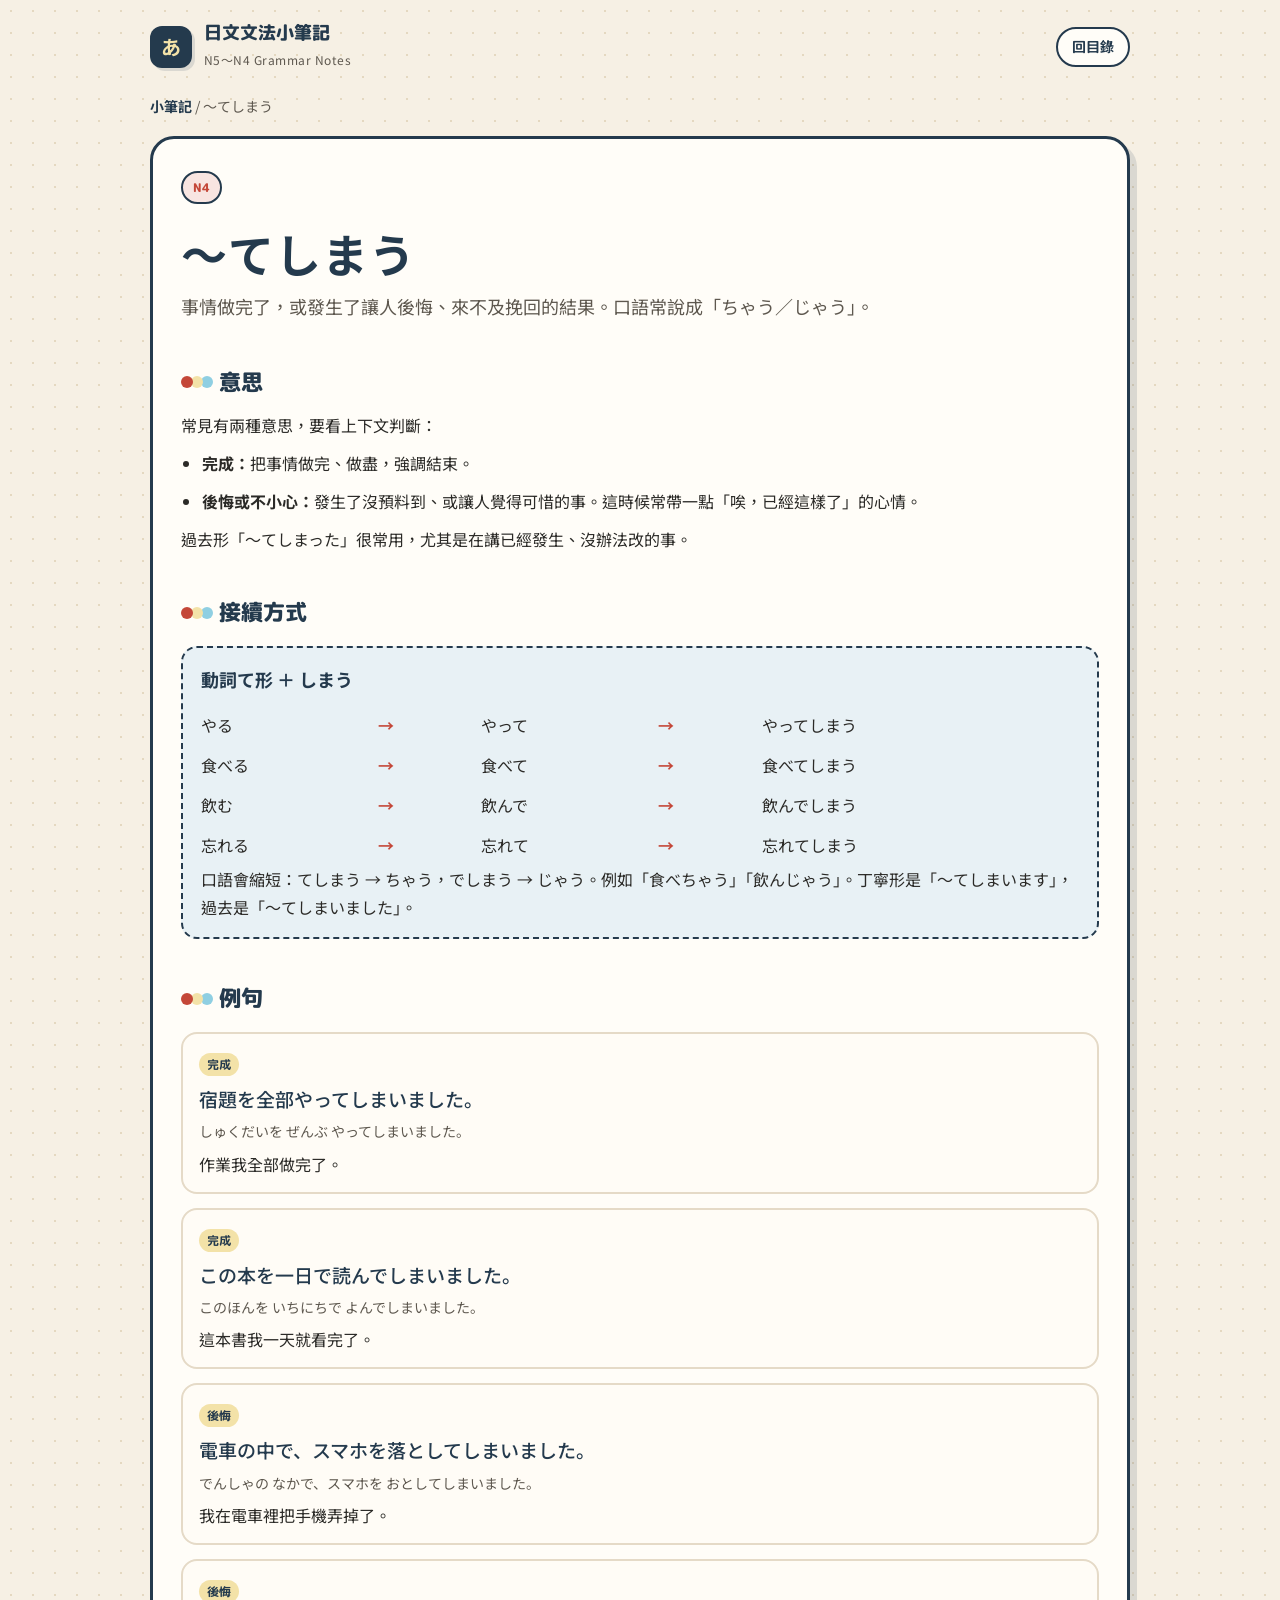
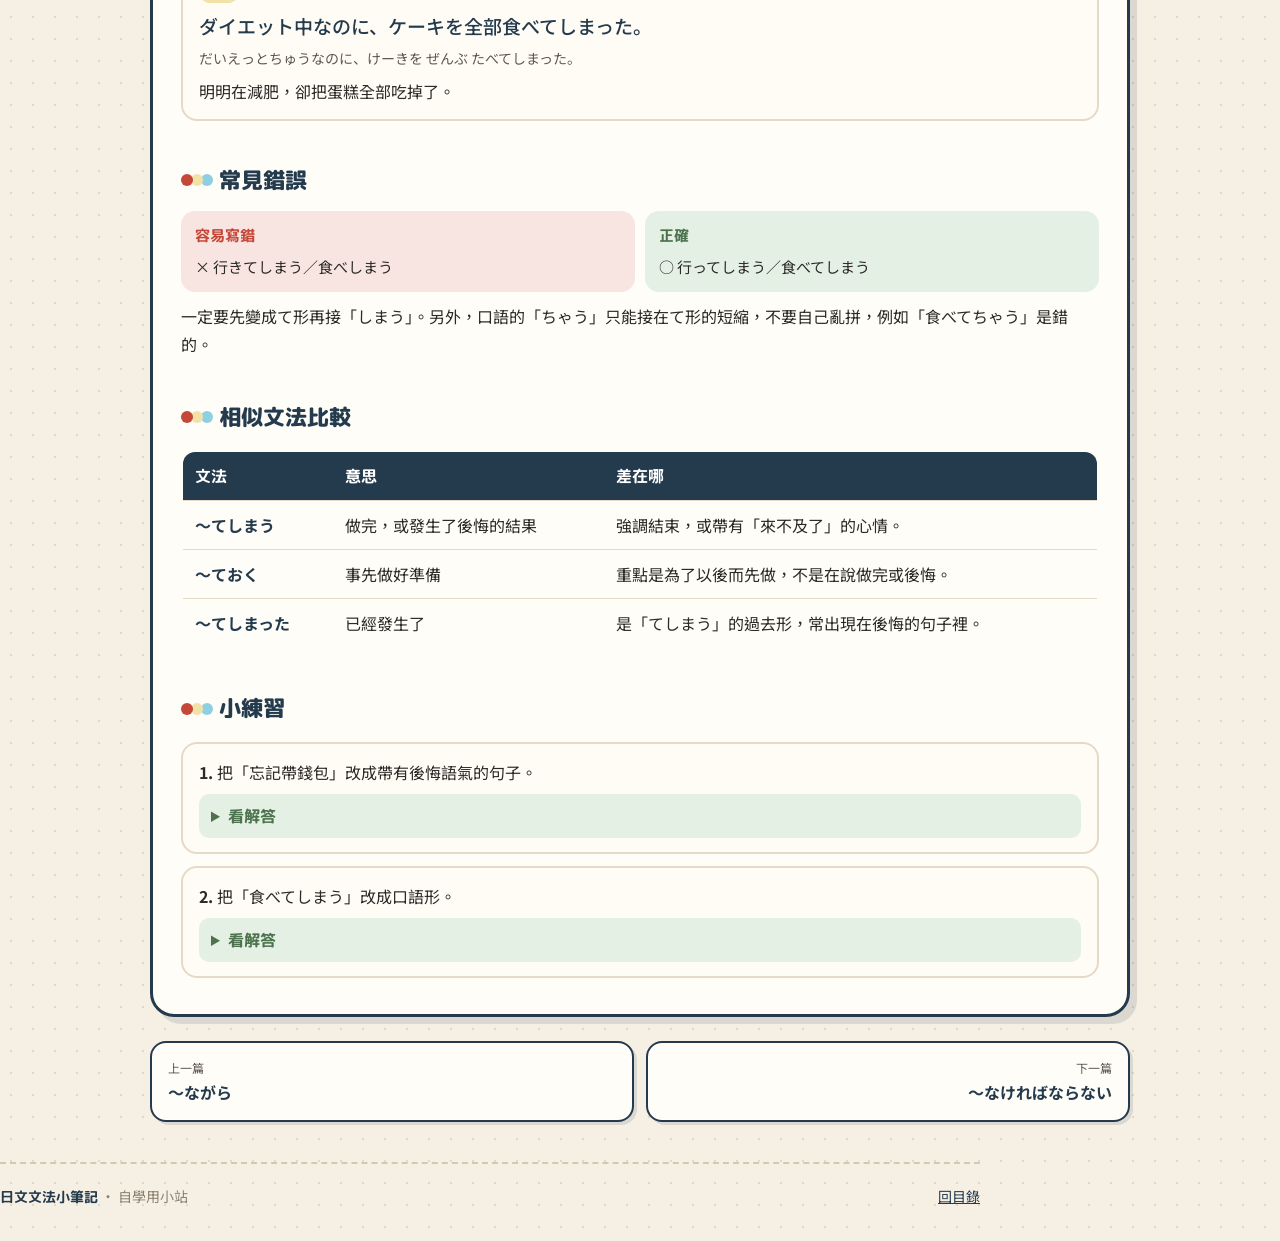
<file: grammar/te-shimau.html>
<!DOCTYPE html>
<html lang="zh-Hant">
<head>
  <meta charset="utf-8">
  <meta name="viewport" content="width=device-width, initial-scale=1">
  <title>〜てしまう｜日文文法小筆記</title>
  <meta name="description" content="〜てしまう 表示事情做完，或發生了讓人後悔的結果。">
  <link rel="icon" href="../assets/favicon.svg" type="image/svg+xml">
  <link rel="preconnect" href="https://fonts.googleapis.com">
  <link rel="preconnect" href="https://fonts.gstatic.com" crossorigin>
  <link href="https://fonts.googleapis.com/css2?family=M+PLUS+Rounded+1c:wght@400;500;700;800&family=Noto+Sans+JP:wght@400;500;700&family=Noto+Sans+TC:wght@400;500;700;800&display=swap" rel="stylesheet">
  <link rel="stylesheet" href="../assets/style.css">
</head>
<body>
  <header class="site-header">
    <div class="wrap">
      <a class="brand" href="../index.html">
        <span class="brand-mark" lang="ja">あ</span>
        <span class="brand-text">
          <b>日文文法小筆記</b>
          <span>N5～N4 Grammar Notes</span>
        </span>
      </a>
      <a class="nav-link" href="../index.html">回目錄</a>
    </div>
  </header>

  <main class="wrap">
    <nav class="crumb"><a href="../index.html">小筆記</a> / <span lang="ja">〜てしまう</span></nav>

    <article class="note">
      <div class="note-head">
        <span class="badge badge-n4">N4</span>
      </div>
      <h1 lang="ja">〜てしまう</h1>
      <p class="lead">事情做完了，或發生了讓人後悔、來不及挽回的結果。口語常說成「ちゃう／じゃう」。</p>

      <section class="section">
        <h2>意思</h2>
        <p>常見有兩種意思，要看上下文判斷：</p>
        <ul>
          <li><b>完成：</b>把事情做完、做盡，強調結束。</li>
          <li><b>後悔或不小心：</b>發生了沒預料到、或讓人覺得可惜的事。這時候常帶一點「唉，已經這樣了」的心情。</li>
        </ul>
        <p>過去形「〜てしまった」很常用，尤其是在講已經發生、沒辦法改的事。</p>
      </section>

      <section class="section">
        <h2>接續方式</h2>
        <div class="connect">
          <p class="formula" lang="ja">動詞て形 ＋ しまう</p>
          <table>
            <tr><td lang="ja">やる</td><td><span class="arrow">→</span></td><td lang="ja">やって</td><td><span class="arrow">→</span></td><td lang="ja">やってしまう</td></tr>
            <tr><td lang="ja">食べる</td><td><span class="arrow">→</span></td><td lang="ja">食べて</td><td><span class="arrow">→</span></td><td lang="ja">食べてしまう</td></tr>
            <tr><td lang="ja">飲む</td><td><span class="arrow">→</span></td><td lang="ja">飲んで</td><td><span class="arrow">→</span></td><td lang="ja">飲んでしまう</td></tr>
            <tr><td lang="ja">忘れる</td><td><span class="arrow">→</span></td><td lang="ja">忘れて</td><td><span class="arrow">→</span></td><td lang="ja">忘れてしまう</td></tr>
          </table>
          <p>口語會縮短：てしまう → ちゃう，でしまう → じゃう。例如「食べちゃう」「飲んじゃう」。丁寧形是「〜てしまいます」，過去是「〜てしまいました」。</p>
        </div>
      </section>

      <section class="section">
        <h2>例句</h2>
        <div class="examples">
          <div class="ex">
            <span class="tag">完成</span>
            <p class="ja" lang="ja">宿題を全部やってしまいました。</p>
            <p class="kana" lang="ja">しゅくだいを ぜんぶ やってしまいました。</p>
            <p class="zh">作業我全部做完了。</p>
          </div>
          <div class="ex">
            <span class="tag">完成</span>
            <p class="ja" lang="ja">この本を一日で読んでしまいました。</p>
            <p class="kana" lang="ja">このほんを いちにちで よんでしまいました。</p>
            <p class="zh">這本書我一天就看完了。</p>
          </div>
          <div class="ex">
            <span class="tag">後悔</span>
            <p class="ja" lang="ja">電車の中で、スマホを落としてしまいました。</p>
            <p class="kana" lang="ja">でんしゃの なかで、スマホを おとしてしまいました。</p>
            <p class="zh">我在電車裡把手機弄掉了。</p>
          </div>
          <div class="ex">
            <span class="tag">後悔</span>
            <p class="ja" lang="ja">ダイエット中なのに、ケーキを全部食べてしまった。</p>
            <p class="kana" lang="ja">だいえっとちゅうなのに、けーきを ぜんぶ たべてしまった。</p>
            <p class="zh">明明在減肥，卻把蛋糕全部吃掉了。</p>
          </div>
        </div>
      </section>

      <section class="section">
        <h2>常見錯誤</h2>
        <div class="mistake">
          <div class="pair">
            <div class="wrong">
              <b>容易寫錯</b>
              <span class="ja-inline" lang="ja">× 行きてしまう／食べしまう</span>
            </div>
            <div class="right">
              <b>正確</b>
              <span class="ja-inline" lang="ja">○ 行ってしまう／食べてしまう</span>
            </div>
          </div>
          <p>一定要先變成て形再接「しまう」。另外，口語的「ちゃう」只能接在て形的短縮，不要自己亂拼，例如「食べてちゃう」是錯的。</p>
        </div>
      </section>

      <section class="section">
        <h2>相似文法比較</h2>
        <table class="compare">
          <thead>
            <tr><th>文法</th><th>意思</th><th>差在哪</th></tr>
          </thead>
          <tbody>
            <tr>
              <td lang="ja">〜てしまう</td>
              <td>做完，或發生了後悔的結果</td>
              <td>強調結束，或帶有「來不及了」的心情。</td>
            </tr>
            <tr>
              <td lang="ja">〜ておく</td>
              <td>事先做好準備</td>
              <td>重點是為了以後而先做，不是在說做完或後悔。</td>
            </tr>
            <tr>
              <td lang="ja">〜てしまった</td>
              <td>已經發生了</td>
              <td>是「てしまう」的過去形，常出現在後悔的句子裡。</td>
            </tr>
          </tbody>
        </table>
      </section>

      <section class="section">
        <h2>小練習</h2>
        <div class="quiz">
          <div class="q">
            <p><b>1.</b> 把「忘記帶錢包」改成帶有後悔語氣的句子。</p>
            <details>
              <summary>看解答</summary>
              <p lang="ja">財布を忘れてしまいました。</p>
              <p>「忘れる」的て形是「忘れて」。</p>
            </details>
          </div>
          <div class="q">
            <p><b>2.</b> 把「食べてしまう」改成口語形。</p>
            <details>
              <summary>看解答</summary>
              <p lang="ja">食べちゃう</p>
              <p>てしまう → ちゃう。如果是「飲んでしまう」，口語是「飲んじゃう」。</p>
            </details>
          </div>
        </div>
      </section>
    </article>

    <nav class="pager">
      <a class="prev" href="nagara.html">
        <small>上一篇</small>
        <b lang="ja">〜ながら</b>
      </a>
      <a class="next" href="nakereba-naranai.html">
        <small>下一篇</small>
        <b lang="ja">〜なければならない</b>
      </a>
    </nav>
  </main>

  <footer class="site-footer wrap">
    <span><b>日文文法小筆記</b> · 自學用小站</span>
    <span><a href="../index.html">回目錄</a></span>
  </footer>
</body>
</html>
</file>
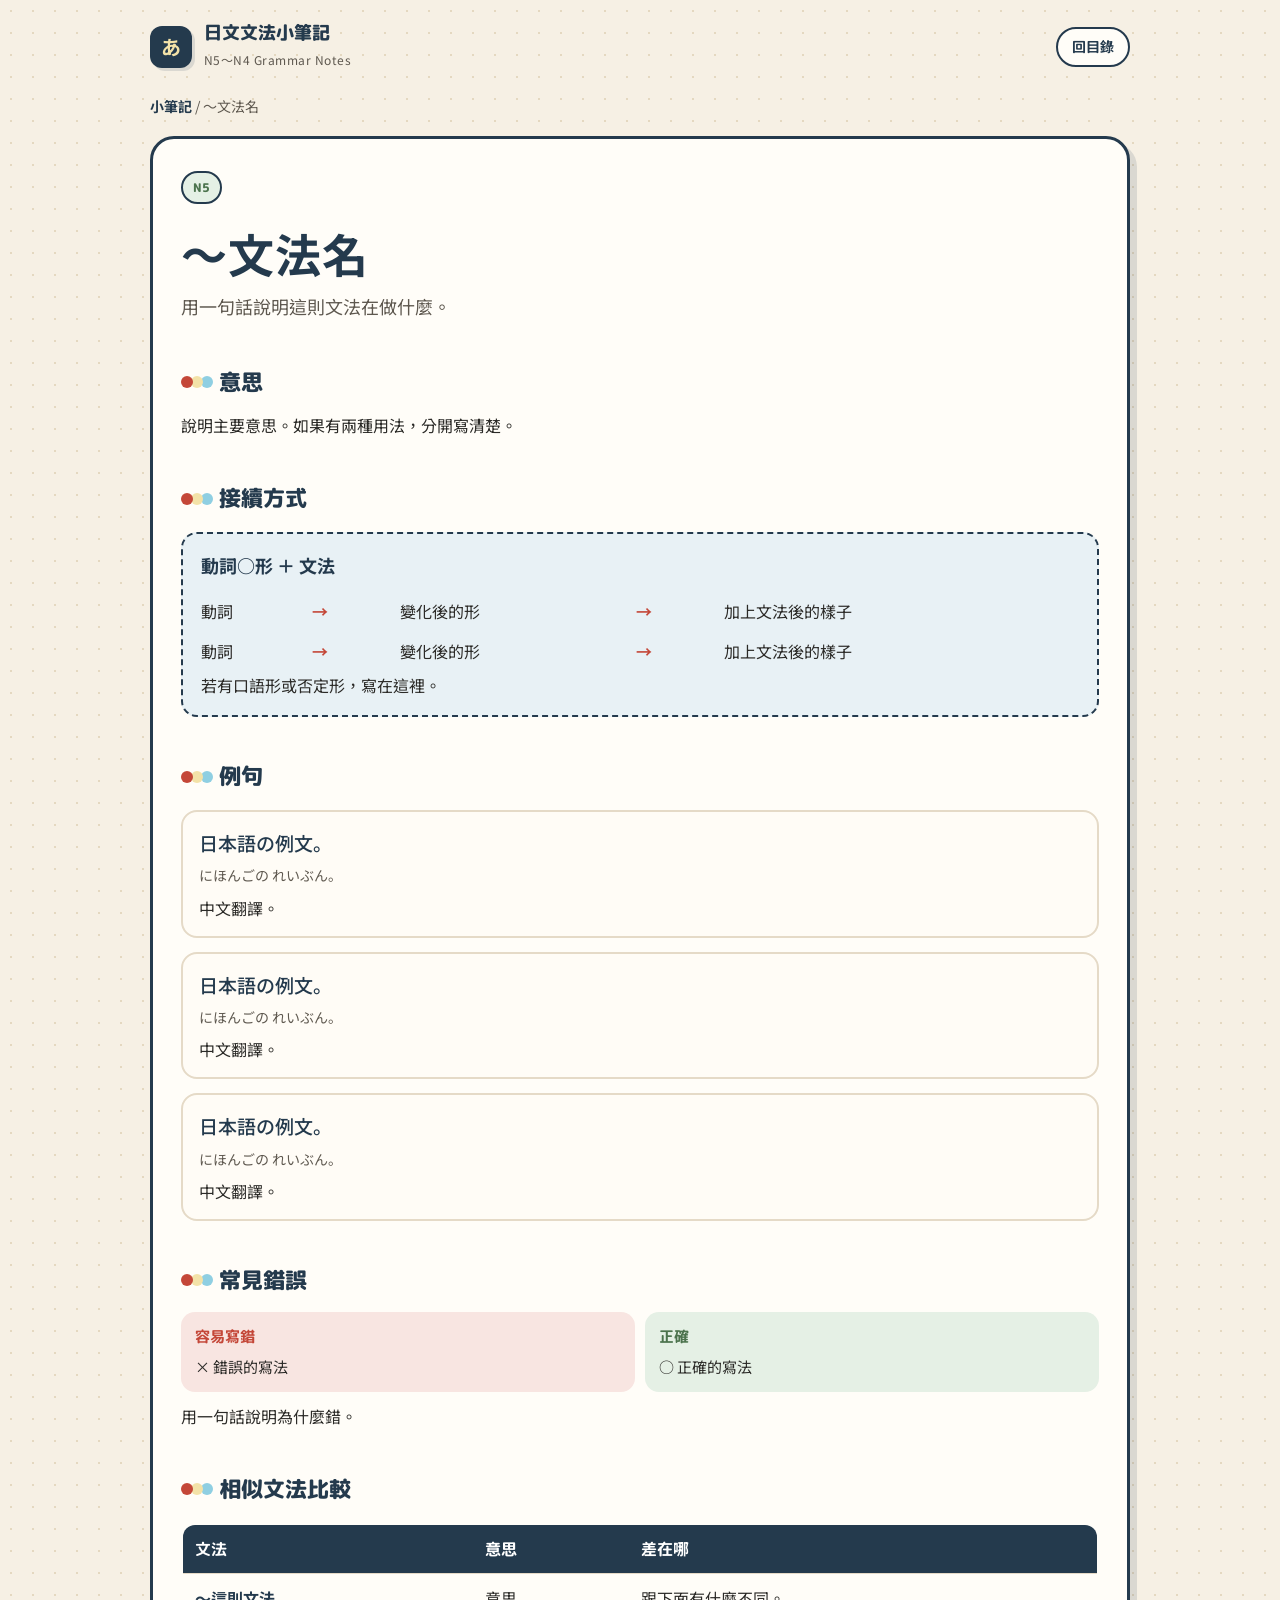
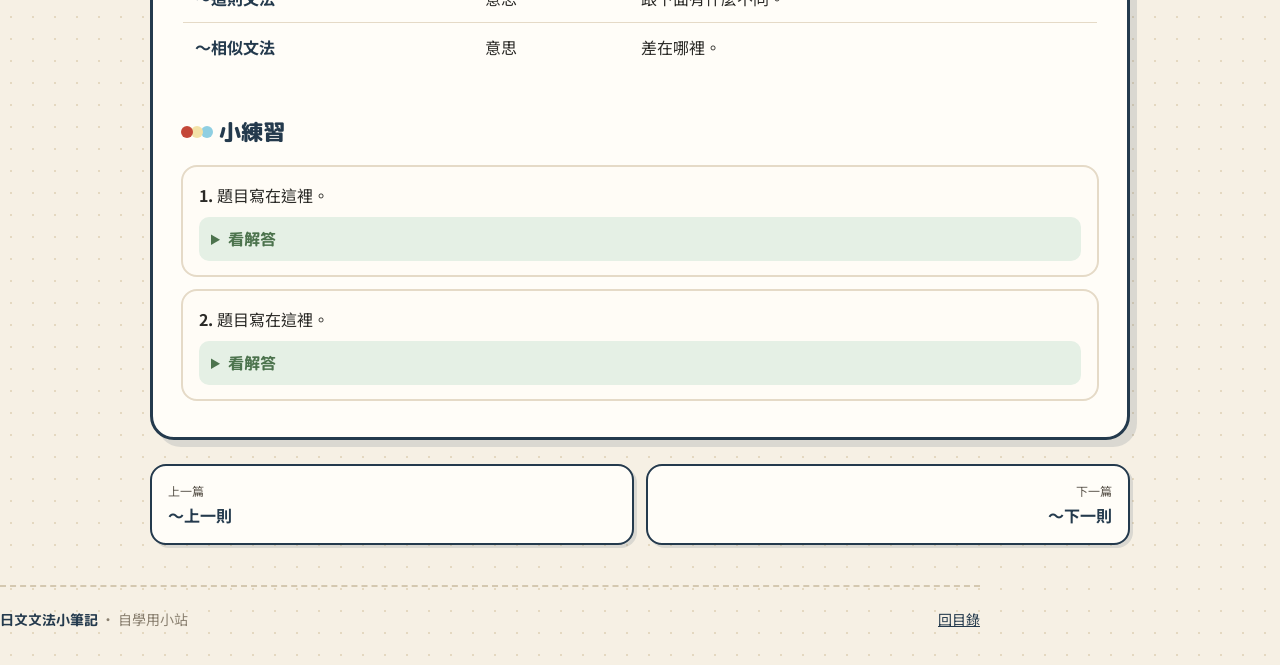
<file: templates/grammar-template.html>
<!DOCTYPE html>
<html lang="zh-Hant">
<head>
  <meta charset="utf-8">
  <meta name="viewport" content="width=device-width, initial-scale=1">
  <!-- 把下面的標題改成「〜文法名｜日文文法小筆記」 -->
  <title>〜文法名｜日文文法小筆記</title>
  <meta name="description" content="用一句話寫這則文法的意思。">
  <link rel="icon" href="../assets/favicon.svg" type="image/svg+xml">
  <link rel="preconnect" href="https://fonts.googleapis.com">
  <link rel="preconnect" href="https://fonts.gstatic.com" crossorigin>
  <link href="https://fonts.googleapis.com/css2?family=M+PLUS+Rounded+1c:wght@400;500;700;800&family=Noto+Sans+JP:wght@400;500;700&family=Noto+Sans+TC:wght@400;500;700;800&display=swap" rel="stylesheet">
  <link rel="stylesheet" href="../assets/style.css">
</head>
<body>
  <!-- 複製這份檔案到 grammar/檔名.html，再依 AGENTS.md 把註解換成實際內容。區塊順序不要改。 -->
  <header class="site-header">
    <div class="wrap">
      <a class="brand" href="../index.html">
        <span class="brand-mark" lang="ja">あ</span>
        <span class="brand-text">
          <b>日文文法小筆記</b>
          <span>N5～N4 Grammar Notes</span>
        </span>
      </a>
      <a class="nav-link" href="../index.html">回目錄</a>
    </div>
  </header>

  <main class="wrap">
    <nav class="crumb"><a href="../index.html">小筆記</a> / <span lang="ja">〜文法名</span></nav>

    <article class="note">
      <div class="note-head">
        <!-- 級別徽章：N5 用 badge-n5，N4 用 badge-n4 -->
        <span class="badge badge-n5">N5</span>
      </div>
      <h1 lang="ja">〜文法名</h1>
      <p class="lead">用一句話說明這則文法在做什麼。</p>

      <section class="section">
        <h2>意思</h2>
        <p>說明主要意思。如果有兩種用法，分開寫清楚。</p>
      </section>

      <section class="section">
        <h2>接續方式</h2>
        <div class="connect">
          <p class="formula" lang="ja">動詞○形 ＋ 文法</p>
          <table>
            <tr><td lang="ja">動詞</td><td><span class="arrow">→</span></td><td lang="ja">變化後的形</td><td><span class="arrow">→</span></td><td lang="ja">加上文法後的樣子</td></tr>
            <tr><td lang="ja">動詞</td><td><span class="arrow">→</span></td><td lang="ja">變化後的形</td><td><span class="arrow">→</span></td><td lang="ja">加上文法後的樣子</td></tr>
          </table>
          <p>若有口語形或否定形，寫在這裡。</p>
        </div>
      </section>

      <section class="section">
        <h2>例句</h2>
        <div class="examples">
          <div class="ex">
            <!-- 需要標用意時加上：<span class="tag">用意</span> -->
            <p class="ja" lang="ja">日本語の例文。</p>
            <p class="kana" lang="ja">にほんごの れいぶん。</p>
            <p class="zh">中文翻譯。</p>
          </div>
          <div class="ex">
            <p class="ja" lang="ja">日本語の例文。</p>
            <p class="kana" lang="ja">にほんごの れいぶん。</p>
            <p class="zh">中文翻譯。</p>
          </div>
          <div class="ex">
            <p class="ja" lang="ja">日本語の例文。</p>
            <p class="kana" lang="ja">にほんごの れいぶん。</p>
            <p class="zh">中文翻譯。</p>
          </div>
        </div>
      </section>

      <section class="section">
        <h2>常見錯誤</h2>
        <div class="mistake">
          <div class="pair">
            <div class="wrong">
              <b>容易寫錯</b>
              <span class="ja-inline" lang="ja">× 錯誤的寫法</span>
            </div>
            <div class="right">
              <b>正確</b>
              <span class="ja-inline" lang="ja">○ 正確的寫法</span>
            </div>
          </div>
          <p>用一句話說明為什麼錯。</p>
        </div>
      </section>

      <section class="section">
        <h2>相似文法比較</h2>
        <table class="compare">
          <thead>
            <tr><th>文法</th><th>意思</th><th>差在哪</th></tr>
          </thead>
          <tbody>
            <tr>
              <td lang="ja">〜這則文法</td>
              <td>意思</td>
              <td>跟下面有什麼不同。</td>
            </tr>
            <tr>
              <!-- 若站內已有該頁，把文法名稱做成連結，例如：<a href="te-mo-ii.html" lang="ja">〜てもいい</a> -->
              <td lang="ja">〜相似文法</td>
              <td>意思</td>
              <td>差在哪裡。</td>
            </tr>
          </tbody>
        </table>
      </section>

      <section class="section">
        <h2>小練習</h2>
        <div class="quiz">
          <div class="q">
            <p><b>1.</b> 題目寫在這裡。</p>
            <details>
              <summary>看解答</summary>
              <p>解答與簡短說明。</p>
            </details>
          </div>
          <div class="q">
            <p><b>2.</b> 題目寫在這裡。</p>
            <details>
              <summary>看解答</summary>
              <p>解答與簡短說明。</p>
            </details>
          </div>
        </div>
      </section>
    </article>

    <nav class="pager">
      <!-- 第一篇可把上一篇整塊拿掉；最後一篇可把下一篇拿掉。記得同步改前後頁的連結。 -->
      <a class="prev" href="previous.html">
        <small>上一篇</small>
        <b lang="ja">〜上一則</b>
      </a>
      <a class="next" href="next.html">
        <small>下一篇</small>
        <b lang="ja">〜下一則</b>
      </a>
    </nav>
  </main>

  <footer class="site-footer wrap">
    <span><b>日文文法小筆記</b> · 自學用小站</span>
    <span><a href="../index.html">回目錄</a></span>
  </footer>
</body>
</html>
</file>
<file: assets/style.css>
:root {
  --bg: #f6f0e4;
  --dot: #e4d8c0;
  --paper: #fffdf8;
  --ink: #2b2a27;
  --muted: #5e584f;
  --navy: #243a4d;
  --navy-soft: #e8f1f5;
  --shu: #c44738;
  --shu-soft: #f8e5e1;
  --matcha: #4c734d;
  --matcha-soft: #e5f0e5;
  --gold: #f3e2a8;
  --line: #e5dac7;
  --shadow: rgba(36, 58, 77, 0.13);
  --round: "M PLUS Rounded 1c", "Noto Sans TC", "Noto Sans JP", sans-serif;
  --sans: "Noto Sans TC", "Noto Sans JP", sans-serif;
  --jp: "Noto Sans JP", "Noto Sans TC", sans-serif;
}

* { box-sizing: border-box; margin: 0; padding: 0; }

html { scroll-behavior: smooth; }

body {
  font-family: var(--sans);
  color: var(--ink);
  background:
    radial-gradient(circle, var(--dot) 1.2px, transparent 1.3px) 0 0 / 22px 22px,
    var(--bg);
  line-height: 1.75;
  min-height: 100vh;
}

a { color: var(--navy); }
a:hover { color: var(--shu); }

img { max-width: 100%; }

.wrap {
  width: min(980px, calc(100% - 32px));
  margin: 0 auto;
}

/* ----- header ----- */
.site-header {
  padding: 22px 0 16px;
}
.site-header .wrap {
  display: flex;
  align-items: center;
  justify-content: space-between;
  gap: 16px;
}
.brand {
  display: flex;
  align-items: center;
  gap: 12px;
  text-decoration: none;
  color: inherit;
}
.brand-mark {
  width: 42px;
  height: 42px;
  border-radius: 12px;
  background: var(--navy);
  color: var(--gold);
  font-family: var(--jp);
  font-weight: 700;
  font-size: 20px;
  display: grid;
  place-items: center;
  box-shadow: 3px 3px 0 var(--shadow);
}
.brand-text b {
  display: block;
  font-family: var(--round);
  font-weight: 800;
  color: var(--navy);
  font-size: 18px;
  line-height: 1.2;
}
.brand-text span {
  font-size: 12px;
  color: var(--muted);
  letter-spacing: 0.04em;
}
.nav-link {
  font-family: var(--round);
  font-weight: 700;
  text-decoration: none;
  color: var(--navy);
  border: 2px solid var(--navy);
  background: var(--paper);
  border-radius: 999px;
  padding: 6px 14px;
  font-size: 14px;
}
.nav-link:hover { background: var(--gold); color: var(--navy); }

/* ----- hero ----- */
.hero {
  margin: 12px 0 28px;
  background: var(--paper);
  border: 3px solid var(--navy);
  border-radius: 24px;
  padding: 36px 36px 32px;
  box-shadow: 7px 7px 0 var(--shadow);
  position: relative;
}
.hero::before {
  content: "";
  position: absolute;
  top: -12px;
  left: 36px;
  width: 92px;
  height: 24px;
  background: #8fcfe2;
  opacity: 0.7;
  border-radius: 3px;
  transform: rotate(-4deg);
}
.kicker {
  font-family: var(--round);
  font-weight: 700;
  color: var(--shu);
  font-size: 13px;
  letter-spacing: 0.08em;
  margin-bottom: 8px;
}
.hero h1 {
  font-family: var(--round);
  font-weight: 800;
  color: var(--navy);
  font-size: clamp(30px, 5vw, 44px);
  line-height: 1.25;
}
.hero h1 .mark {
  background: linear-gradient(transparent 58%, var(--gold) 58%);
  padding: 0 4px;
}
.hero p {
  margin-top: 14px;
  font-size: 17px;
  color: var(--muted);
  max-width: 36em;
}

/* ----- toolbar ----- */
.toolbar {
  display: flex;
  flex-wrap: wrap;
  gap: 12px;
  align-items: center;
  margin: 8px 0 22px;
}
.search {
  flex: 1 1 240px;
}
.search input {
  width: 100%;
  font: inherit;
  border: 2px solid var(--navy);
  background: var(--paper);
  border-radius: 14px;
  padding: 10px 14px;
  color: var(--ink);
  box-shadow: 3px 3px 0 var(--shadow);
}
.search input:focus {
  outline: 3px solid #f3e2a8;
  outline-offset: 1px;
}
.filters {
  display: flex;
  gap: 8px;
  flex-wrap: wrap;
}
.filter {
  font-family: var(--round);
  font-weight: 700;
  font-size: 14px;
  border: 2px solid var(--navy);
  background: var(--paper);
  color: var(--navy);
  border-radius: 999px;
  padding: 6px 14px;
  cursor: pointer;
}
.filter:hover, .filter[aria-pressed="true"] {
  background: var(--navy);
  color: #fff;
}

/* ----- cards ----- */
.grid {
  display: grid;
  grid-template-columns: repeat(auto-fill, minmax(280px, 1fr));
  gap: 20px;
  padding-bottom: 16px;
}
.card {
  position: relative;
  display: flex;
  flex-direction: column;
  background: var(--paper);
  border: 3px solid var(--navy);
  border-radius: 22px;
  padding: 24px 22px 20px;
  box-shadow: 6px 6px 0 var(--shadow);
  text-decoration: none;
  color: inherit;
  transition: transform 0.15s ease, box-shadow 0.15s ease;
}
.card:hover {
  transform: translate(-2px, -2px);
  box-shadow: 9px 9px 0 var(--shadow);
  color: inherit;
}
.card .tape {
  position: absolute;
  top: -11px;
  left: 22px;
  width: 78px;
  height: 20px;
  background: #8fcfe2;
  opacity: 0.65;
  border-radius: 2px;
  transform: rotate(-5deg);
}
.card:nth-child(2n) .tape { background: #f4b3be; }
.card:nth-child(3n) .tape { background: #f3e2a8; }
.badge {
  align-self: flex-start;
  font-family: var(--round);
  font-weight: 800;
  font-size: 12px;
  border-radius: 999px;
  padding: 4px 10px;
  margin-bottom: 12px;
  border: 2px solid var(--navy);
}
.badge-n5 { background: var(--matcha-soft); color: var(--matcha); }
.badge-n4 { background: var(--shu-soft); color: var(--shu); }
.card h2 {
  font-family: var(--jp);
  font-weight: 700;
  color: var(--navy);
  font-size: 26px;
  letter-spacing: 0.02em;
  margin-bottom: 8px;
}
.card p {
  color: var(--muted);
  font-size: 15px;
  flex: 1;
}
.card .go {
  margin-top: 16px;
  align-self: flex-start;
  font-family: var(--round);
  font-weight: 800;
  background: var(--gold);
  border: 2px solid var(--navy);
  border-radius: 12px;
  padding: 6px 14px;
  color: var(--navy);
  font-size: 14px;
}
.empty {
  display: none;
  text-align: center;
  color: var(--muted);
  padding: 40px 16px 64px;
  font-size: 16px;
}
.empty.show { display: block; }

/* ----- footer ----- */
.site-footer {
  margin: 40px 0 32px;
  padding-top: 20px;
  border-top: 2px dashed #d4c8b0;
  color: #8a8070;
  font-size: 14px;
  display: flex;
  justify-content: space-between;
  flex-wrap: wrap;
  gap: 8px;
}
.site-footer b { font-family: var(--round); color: var(--navy); }

/* ----- grammar page ----- */
.crumb {
  font-size: 14px;
  color: var(--muted);
  margin: 6px 0 18px;
}
.crumb a { text-decoration: none; font-weight: 700; }

.note {
  background: var(--paper);
  border: 3px solid var(--navy);
  border-radius: 24px;
  padding: 32px 28px 36px;
  box-shadow: 7px 7px 0 var(--shadow);
  margin-bottom: 24px;
}
.note-head {
  display: flex;
  flex-wrap: wrap;
  gap: 8px;
  align-items: center;
  margin-bottom: 10px;
}
.note h1 {
  font-family: var(--jp);
  font-weight: 700;
  color: var(--navy);
  font-size: clamp(32px, 6vw, 46px);
  letter-spacing: 0.02em;
  line-height: 1.2;
}
.lead {
  margin-top: 10px;
  font-size: 18px;
  color: var(--muted);
}

.section {
  margin-top: 32px;
  padding-top: 8px;
}
.section h2 {
  font-family: var(--round);
  font-weight: 800;
  color: var(--navy);
  font-size: 22px;
  display: flex;
  align-items: center;
  gap: 10px;
}
.section h2::before {
  content: "";
  width: 12px;
  height: 12px;
  border-radius: 50%;
  background: var(--shu);
  box-shadow: 10px 0 0 var(--gold), 20px 0 0 #8fcfe2;
  margin-right: 16px;
}
.section > p, .section li { margin-top: 10px; }
.section ul, .section ol { padding-left: 1.3em; }

.connect {
  margin-top: 14px;
  background: var(--navy-soft);
  border: 2px dashed var(--navy);
  border-radius: 16px;
  padding: 16px 18px;
}
.connect .formula {
  font-family: var(--jp);
  font-weight: 700;
  font-size: 18px;
  color: var(--navy);
}
.connect table {
  width: 100%;
  border-collapse: collapse;
  margin-top: 10px;
  font-family: var(--jp);
}
.connect td {
  padding: 6px 8px 6px 0;
  vertical-align: top;
}
.arrow { color: var(--shu); font-weight: 700; padding: 0 6px; }

.examples { display: grid; gap: 14px; margin-top: 14px; }
.ex {
  border: 2px solid var(--line);
  border-radius: 16px;
  padding: 14px 16px;
  background: #fffcf6;
}
.ex .ja {
  font-family: var(--jp);
  font-size: 19px;
  font-weight: 500;
  color: var(--navy);
}
.ex .kana {
  margin-top: 4px;
  color: var(--muted);
  font-family: var(--jp);
  font-size: 14px;
}
.ex .zh { margin-top: 6px; }
.ex .tag {
  display: inline-block;
  font-size: 12px;
  font-family: var(--round);
  font-weight: 700;
  background: var(--gold);
  color: var(--navy);
  border-radius: 999px;
  padding: 1px 8px;
  margin-bottom: 6px;
}

.mistake {
  margin-top: 12px;
  display: grid;
  gap: 10px;
}
.pair {
  display: grid;
  grid-template-columns: 1fr 1fr;
  gap: 10px;
}
.wrong, .right {
  border-radius: 14px;
  padding: 12px 14px;
  font-size: 15px;
}
.wrong { background: var(--shu-soft); }
.right { background: var(--matcha-soft); }
.wrong b, .right b {
  display: block;
  font-family: var(--round);
  margin-bottom: 4px;
}
.wrong b { color: var(--shu); }
.right b { color: var(--matcha); }
.ja-inline { font-family: var(--jp); }

.compare {
  width: 100%;
  border-collapse: collapse;
  margin-top: 14px;
  overflow: hidden;
  border: 2px solid var(--navy);
  border-radius: 14px;
}
.compare th, .compare td {
  text-align: left;
  padding: 10px 12px;
  border-bottom: 1px solid var(--line);
  vertical-align: top;
}
.compare th {
  background: var(--navy);
  color: #fff;
  font-family: var(--round);
  font-weight: 700;
}
.compare tr:last-child td { border-bottom: 0; }
.compare td:first-child {
  font-family: var(--jp);
  font-weight: 700;
  color: var(--navy);
  white-space: nowrap;
}

.quiz { margin-top: 14px; display: grid; gap: 12px; }
.q {
  border: 2px solid var(--line);
  border-radius: 16px;
  padding: 14px 16px;
  background: #fffcf6;
}
.q p { margin: 0 0 8px; }
.q details {
  margin-top: 8px;
  background: var(--matcha-soft);
  border-radius: 10px;
  padding: 8px 12px;
}
.q summary {
  cursor: pointer;
  font-family: var(--round);
  font-weight: 700;
  color: var(--matcha);
}
.q details[open] summary { margin-bottom: 4px; }

.pager {
  display: flex;
  justify-content: space-between;
  gap: 12px;
  margin: 8px 0 24px;
}
.pager > span { flex: 1; }
.pager a {
  flex: 1;
  text-decoration: none;
  border: 2px solid var(--navy);
  background: var(--paper);
  border-radius: 16px;
  padding: 14px 16px;
  box-shadow: 3px 3px 0 var(--shadow);
  color: inherit;
}
.pager a:hover { background: var(--gold); color: inherit; }
.pager .next { text-align: right; }
.pager small {
  display: block;
  color: var(--muted);
  font-size: 12px;
}
.pager b {
  font-family: var(--jp);
  color: var(--navy);
  font-size: 16px;
}

@media (max-width: 640px) {
  .hero, .note { padding: 26px 18px 22px; }
  .pair { grid-template-columns: 1fr; }
  .pager { flex-direction: column; }
  .pager .next { text-align: left; }
  .compare { display: block; overflow-x: auto; }
  .site-footer { flex-direction: column; }
}
</file>
